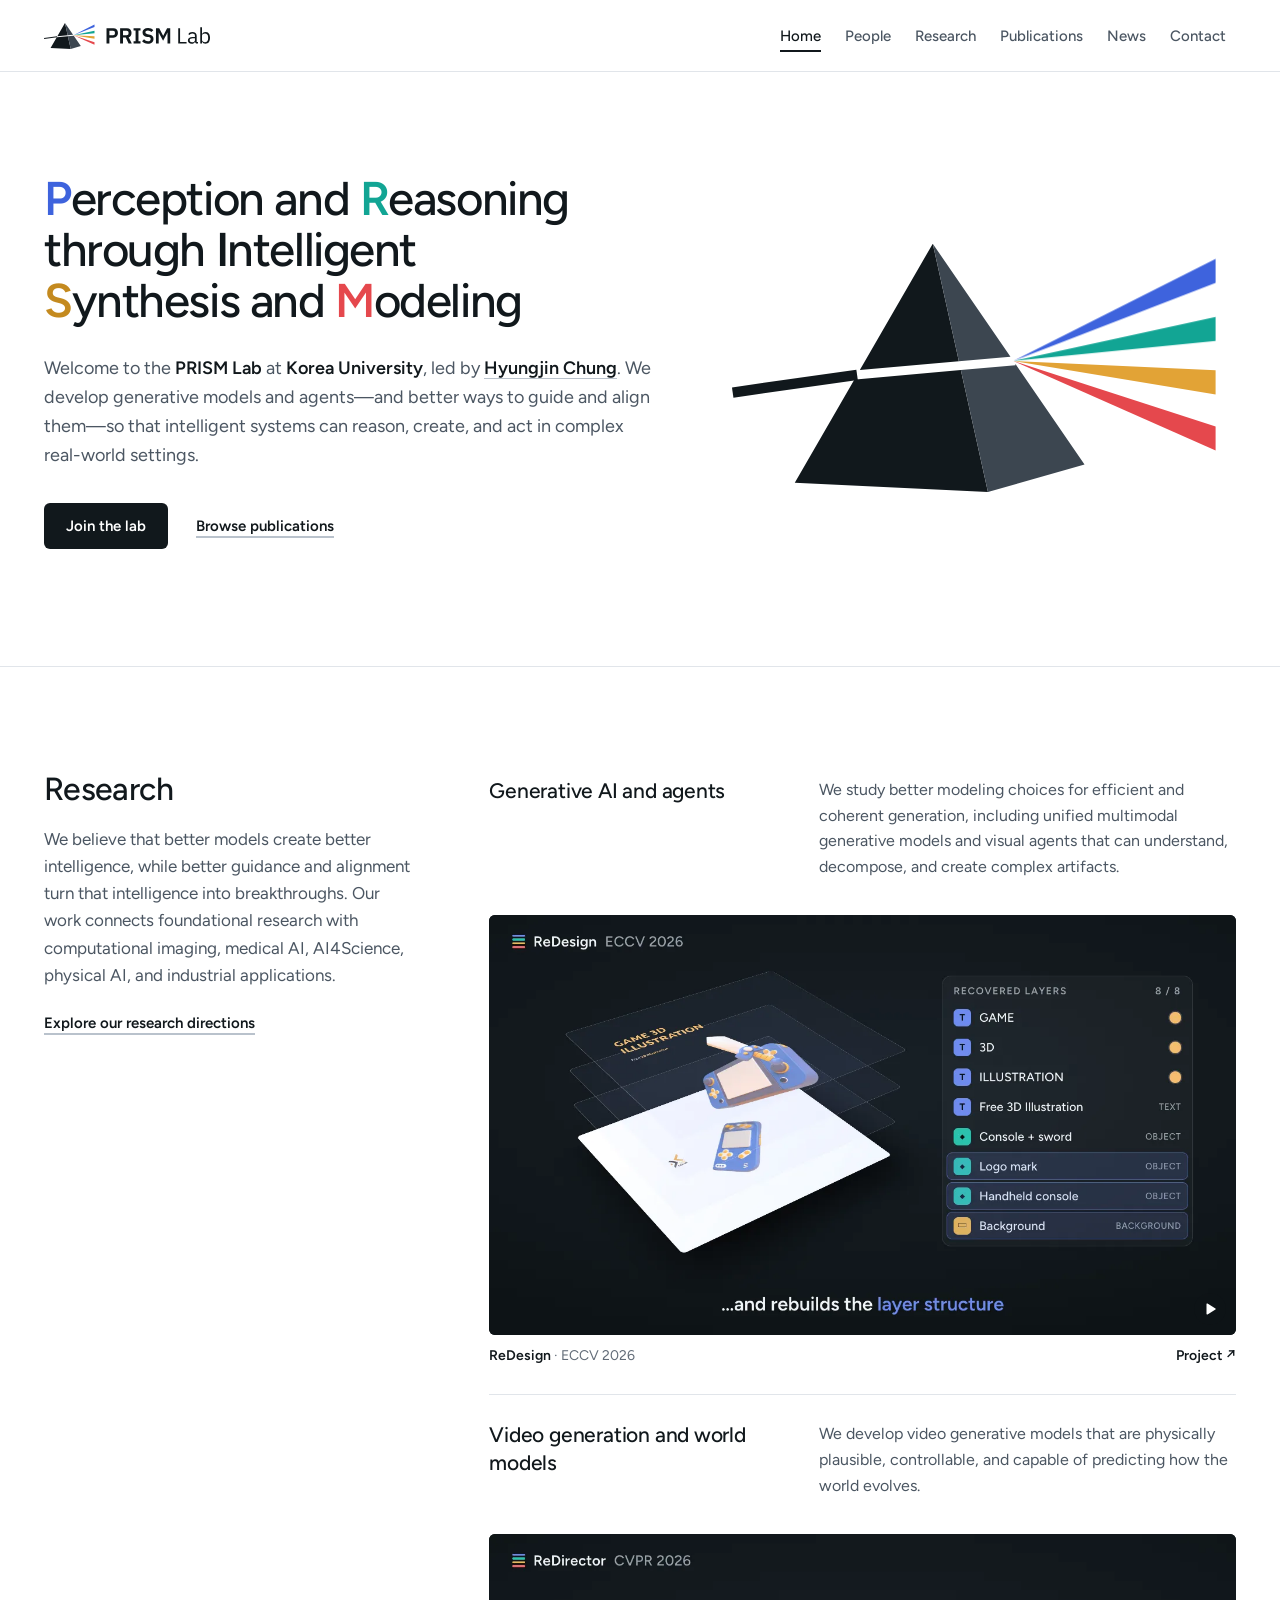
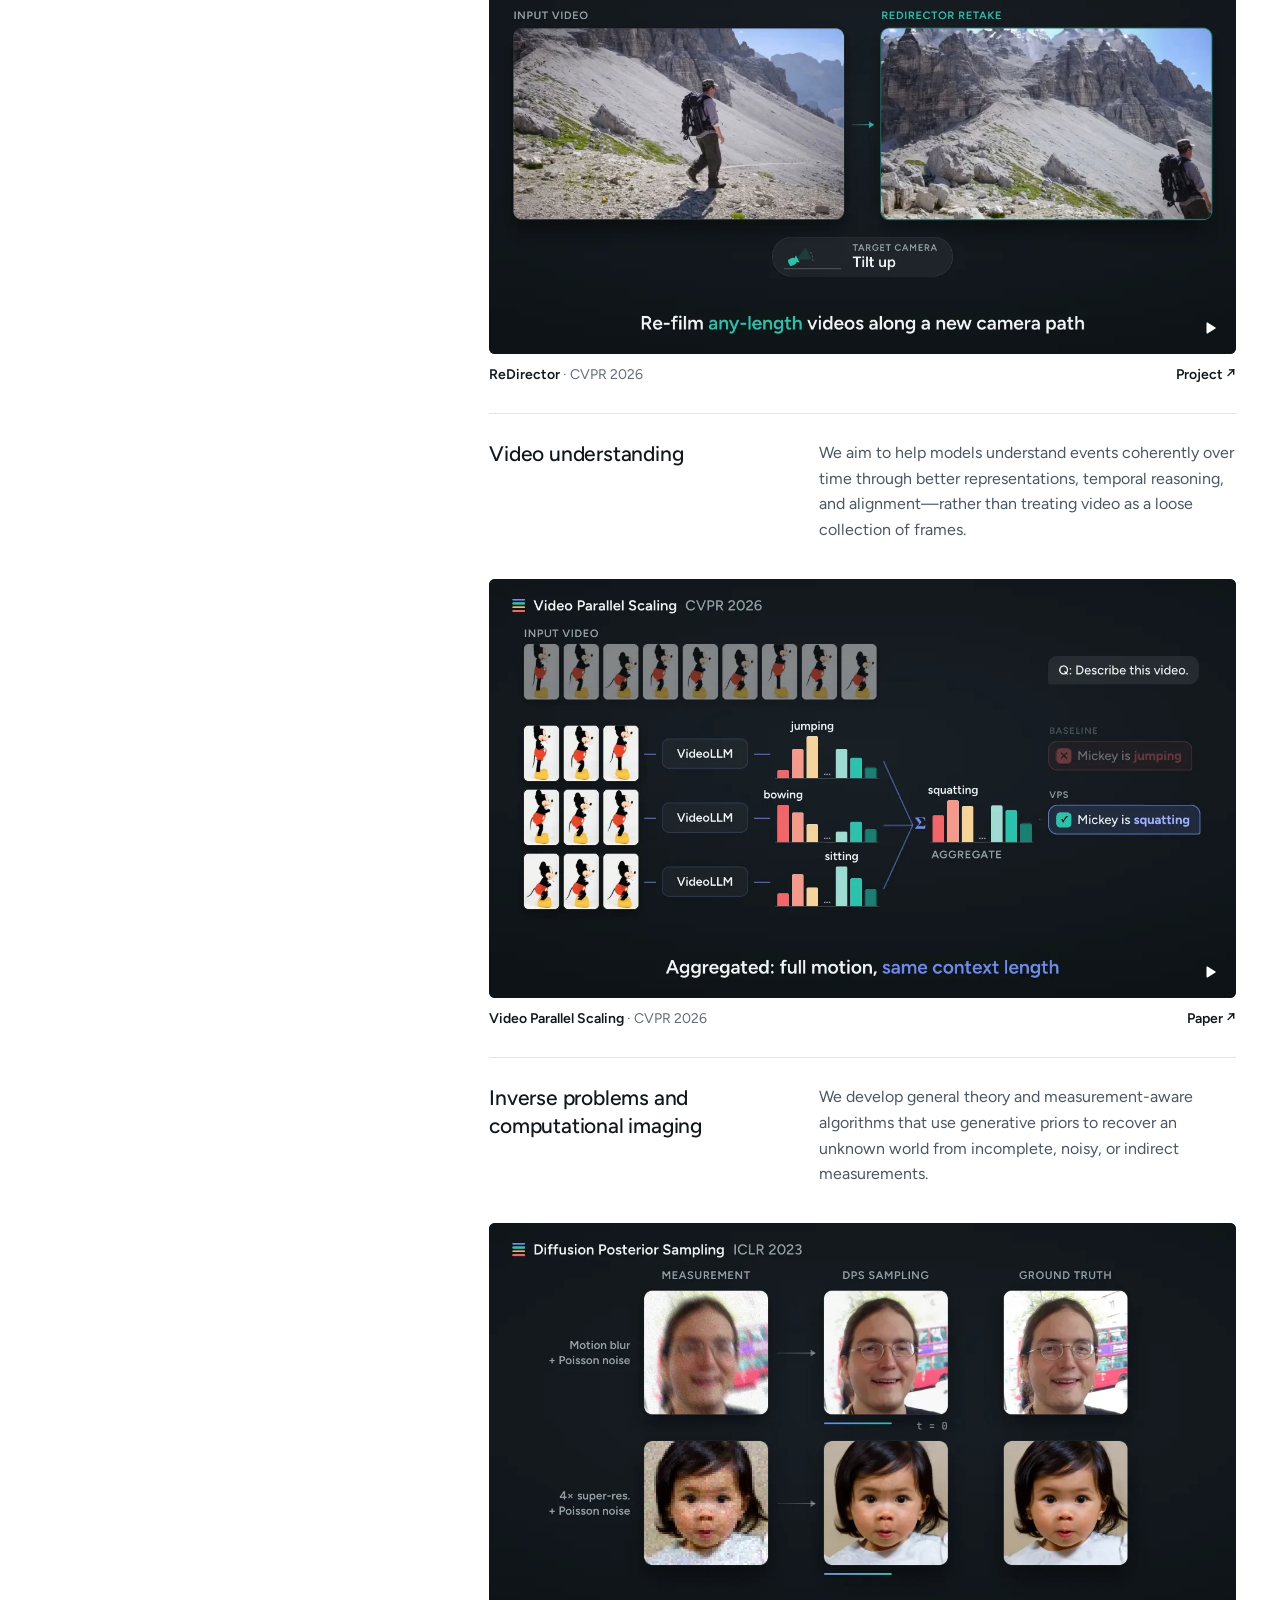
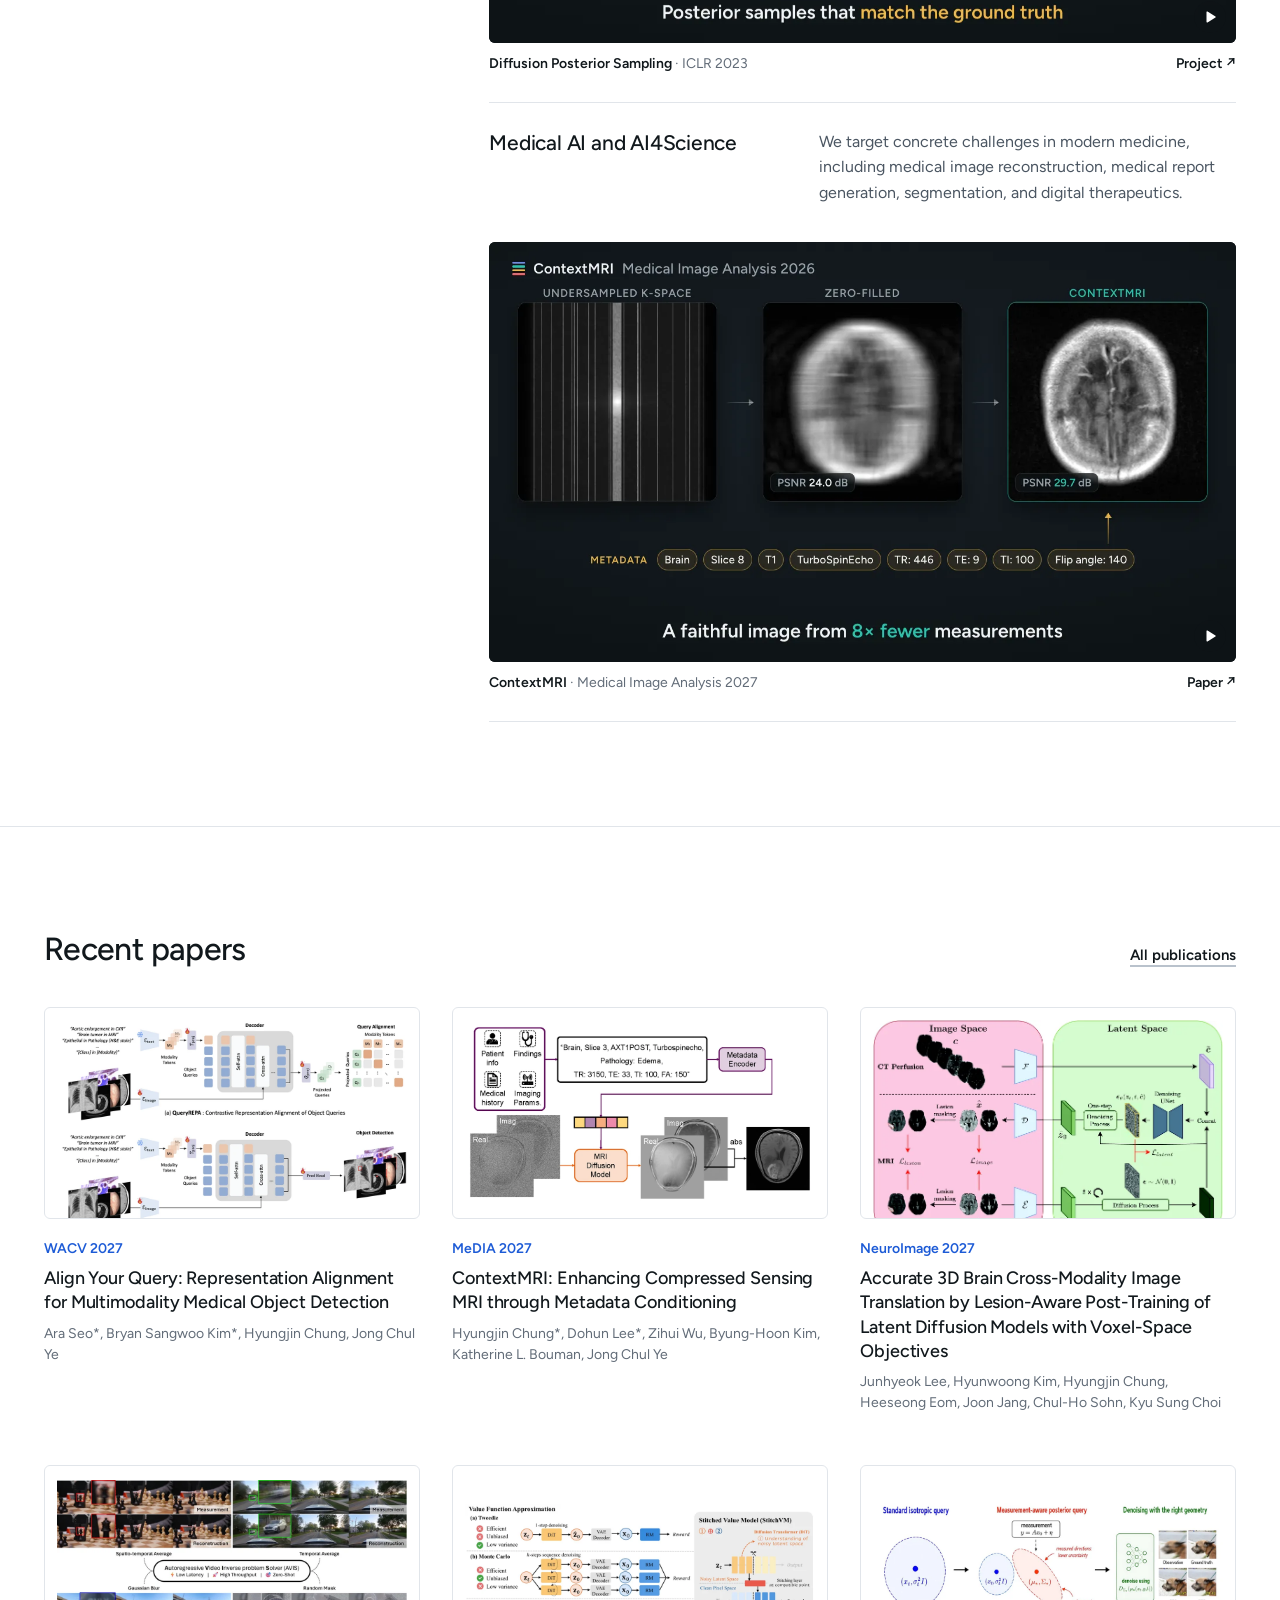
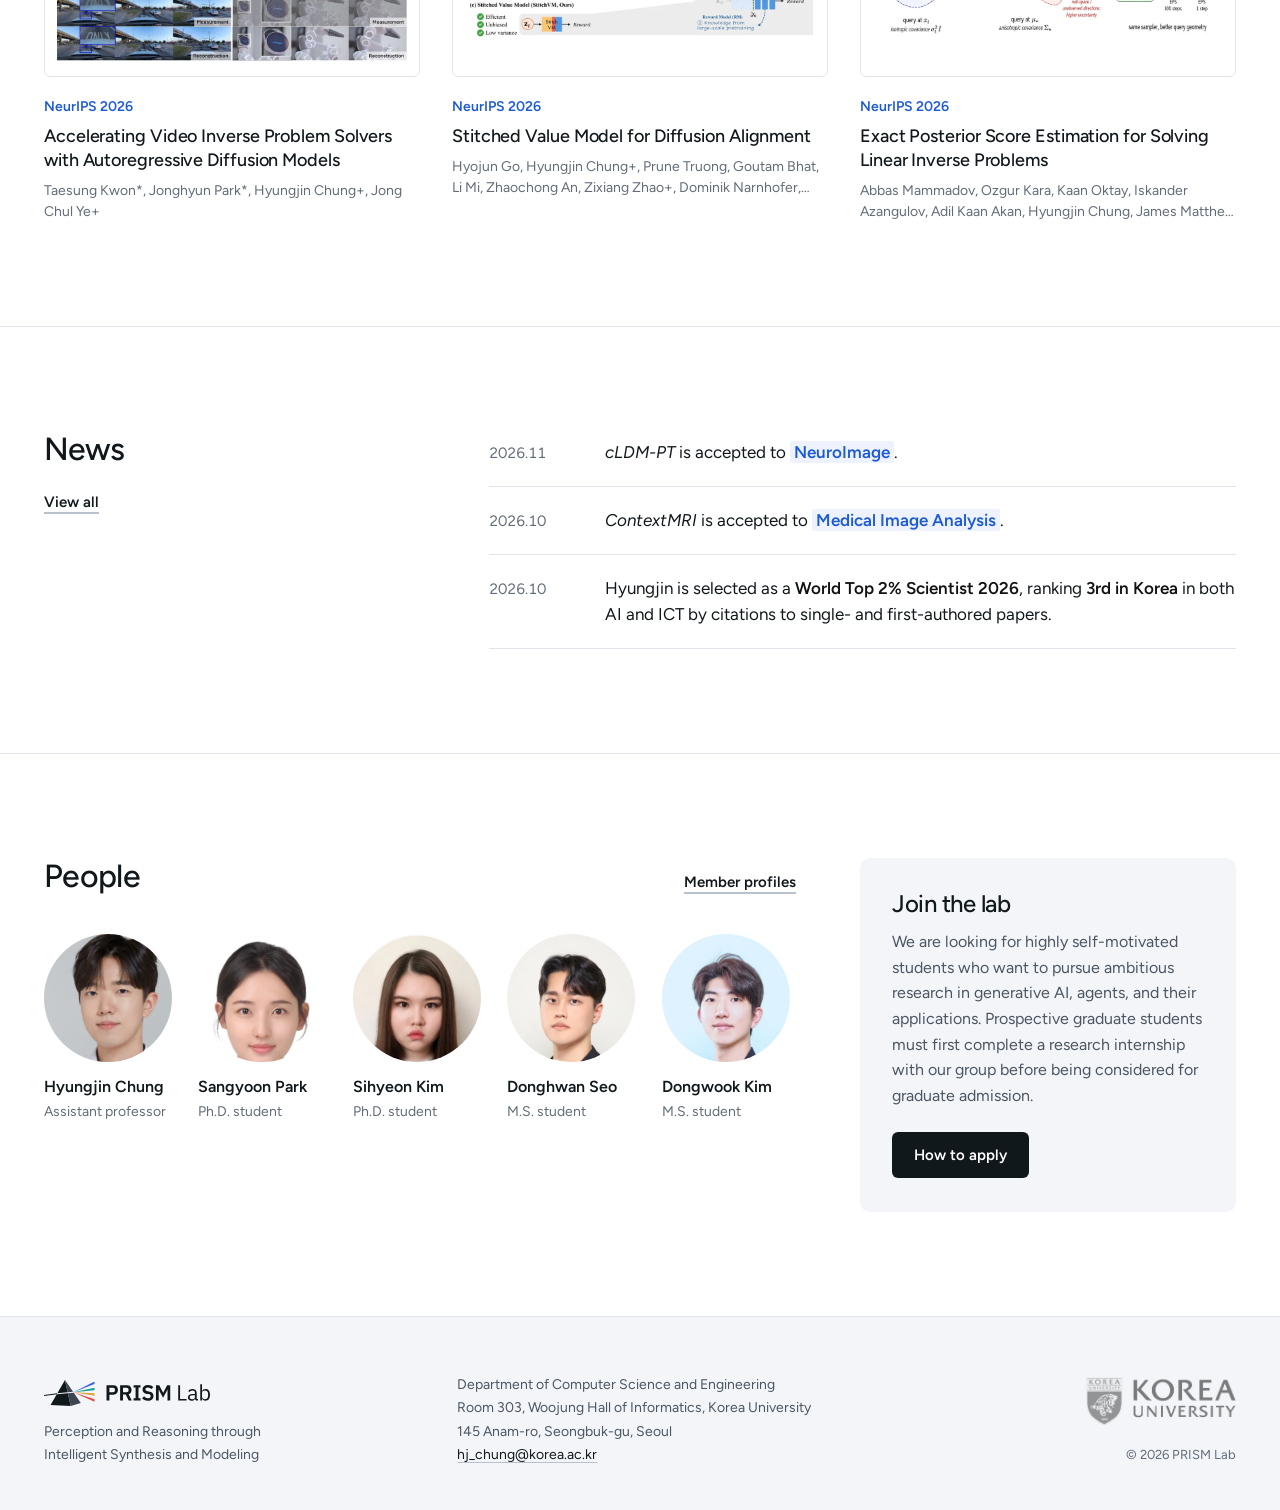
<file: index.html>
<!DOCTYPE html>
<html lang="en">
  <head>
    <meta charset="UTF-8">
    <meta name="viewport" content="width=device-width, initial-scale=1.0">
    <meta name="description" content="PRISM Lab at Korea University develops generative models and agents—and better ways to guide and align them—so that intelligent systems can reason, create, and act in complex real-world settings.">
    <meta name="theme-color" content="#ffffff">
    <meta property="og:title" content="PRISM Lab · Korea University">
    <meta property="og:description" content="Perception and Reasoning through Intelligent Synthesis and Modeling.">
    <meta property="og:type" content="website">
    <title>PRISM Lab · Korea University</title>
    <link rel="icon" href="assets/brand/prism-icon.png" sizes="512x512" type="image/png">
    <link rel="icon" href="assets/brand/prism-icon.svg" type="image/svg+xml">
    <link rel="preconnect" href="https://fonts.googleapis.com">
    <link rel="preconnect" href="https://fonts.gstatic.com" crossorigin>
    <link href="https://fonts.googleapis.com/css2?family=Figtree:ital,wght@0,400;0,500;0,600;1,400&amp;display=swap" rel="stylesheet">
    <link rel="stylesheet" href="styles.css?v=20261016-light-videos-2">
    <script src="script.js?v=20261016-light-videos-2" defer></script>
    <script src="publications-data.js?v=20261012" defer></script>
    <script src="home.js?v=20261016-light" defer></script>
  </head>
  <body class="home-page">
    <a class="skip-link" href="#main-content">Skip to content</a>

    <header class="site-header">
      <nav class="nav-container" aria-label="Primary navigation">
        <a class="brand brand-logo" href="index.html" aria-label="PRISM Lab home">
          <img src="assets/brand/prism-lab-logo.svg" alt="PRISM Lab" width="167" height="26">
        </a>
        <button class="nav-toggle" type="button" aria-expanded="false" aria-controls="nav-menu" aria-label="Open navigation">
          <span></span><span></span><span></span>
        </button>
        <div class="nav-menu" id="nav-menu">
          <a class="nav-link active" href="index.html" aria-current="page">Home</a>
          <a class="nav-link" href="people.html">People</a>
          <a class="nav-link" href="research.html">Research</a>
          <a class="nav-link" href="publications.html">Publications</a>
          <a class="nav-link" href="news.html">News</a>
          <a class="nav-link" href="contact.html">Contact</a>
        </div>
      </nav>
    </header>

    <main id="main-content">
      <section class="hero" aria-labelledby="hero-title">
        <div class="container hero-inner">
          <div class="hero-copy">
            <h1 class="hero-expansion" id="hero-title">
              <span class="expansion-line"><span class="initial initial-p">P</span>erception and <span class="initial initial-r">R</span>easoning</span>
              <span class="expansion-line">through <span class="initial initial-i">I</span>ntelligent</span>
              <span class="expansion-line"><span class="initial initial-s">S</span>ynthesis and <span class="initial initial-m">M</span>odeling</span>
            </h1>
            <p class="hero-lede">
              Welcome to the <strong>PRISM Lab</strong> at <strong>Korea University</strong>, led by <strong><a href="https://hyungjin-chung.github.io/" target="_blank" rel="noreferrer">Hyungjin Chung</a></strong>. We develop generative models and agents—and better ways to guide and align them—so that intelligent systems can reason, create, and act in complex real-world settings.
            </p>
            <div class="hero-actions">
              <a class="button" href="contact.html">Join the lab</a>
              <a class="text-link" href="publications.html">Browse publications</a>
            </div>
          </div>
          <!-- PRISM symbol (assets/brand/prism-symbol, 2026-10): light enters, then disperses into the four beams. -->
          <svg class="hero-mark" viewBox="0 0 608 320" aria-hidden="true" focusable="false">
            <line class="mark-input" x1="24" y1="196.584" x2="168.24" y2="176" stroke="#11181C" stroke-width="12" pathLength="1"/>
            <path fill="#11181C" d="M171.416,170.499 L286.302,160.359 L256.000,24.000 Z M96.000,301.120 L320.000,312.000 L288.577,170.598 L166.697,181.356 L166.492,179.028 Z"/>
            <path fill="#3C4650" d="M286.302,160.359 L346.117,155.079 L256.000,24.000 Z M320.000,312.000 L432.000,280.000 L351.812,163.364 L351.957,165.004 L288.577,170.598 Z"/>
            <path class="mark-beam" style="--spread: 18.9deg" fill="#3E63DD" d="M349.500,160.000 L584.000,41.483 L584.000,69.483 Z"/>
            <path class="mark-beam" style="--spread: 3.9deg" fill="#12A594" d="M349.500,160.000 L584.000,108.785 L584.000,136.785 Z"/>
            <path class="mark-beam" style="--spread: -11.1deg" fill="#E2A336" d="M349.500,160.000 L584.000,170.810 L584.000,198.810 Z"/>
            <path class="mark-beam" style="--spread: -26deg" fill="#E5484D" d="M349.500,160.000 L584.000,235.860 L584.000,263.860 Z"/>
          </svg>
        </div>
      </section>

      <section class="home-section home-research" aria-labelledby="research-title">
        <div class="container split">
          <div class="split-head">
            <h2 id="research-title">Research</h2>
            <p>We believe that better models create better intelligence, while better guidance and alignment turn that intelligence into breakthroughs. Our work connects foundational research with computational imaging, medical AI, AI4Science, physical AI, and industrial applications.</p>
            <a class="text-link" href="research.html">Explore our research directions</a>
          </div>
          <ul class="direction-list">
            <li>
              <h3>Generative AI and agents</h3>
              <p>We study better modeling choices for efficient and coherent generation, including unified multimodal generative models and visual agents that can understand, decompose, and create complex artifacts.</p>
              <figure class="direction-media">
                <div class="media-frame">
                  <video data-autoplay muted loop playsinline preload="none" width="1280" height="720" poster="assets/videos/redesign-poster.webp" aria-label="ReDesign recovers a flat design image as editable text, object, and background layers, which are then recolored and moved.">
                    <source data-src="assets/videos/redesign.mp4" type="video/mp4">
                  </video>
                  <button class="media-toggle" type="button" aria-label="Pause video" hidden><svg class="icon-pause" viewBox="0 0 16 16" aria-hidden="true"><rect x="3" y="2" width="3.5" height="12" rx="1"/><rect x="9.5" y="2" width="3.5" height="12" rx="1"/></svg><svg class="icon-play" viewBox="0 0 16 16" aria-hidden="true"><path d="M4 2.5v11a.8.8 0 0 0 1.2.7l9-5.5a.8.8 0 0 0 0-1.4l-9-5.5A.8.8 0 0 0 4 2.5z"/></svg></button>
                </div>
                <figcaption><span><strong>ReDesign</strong> · ECCV 2026</span><a href="https://jintae-00.github.io/ReDesign/" target="_blank" rel="noreferrer">Project ↗</a></figcaption>
              </figure>
            </li>
            <li>
              <h3>Video generation and world models</h3>
              <p>We develop video generative models that are physically plausible, controllable, and capable of predicting how the world evolves.</p>
              <figure class="direction-media">
                <div class="media-frame">
                  <video data-autoplay muted loop playsinline preload="none" width="1280" height="720" poster="assets/videos/redirector-poster.webp" aria-label="ReDirector re-films an input video along a new camera path, shown side by side with the input for an arc-right and a tilt-up trajectory.">
                    <source data-src="assets/videos/redirector.mp4" type="video/mp4">
                  </video>
                  <button class="media-toggle" type="button" aria-label="Pause video" hidden><svg class="icon-pause" viewBox="0 0 16 16" aria-hidden="true"><rect x="3" y="2" width="3.5" height="12" rx="1"/><rect x="9.5" y="2" width="3.5" height="12" rx="1"/></svg><svg class="icon-play" viewBox="0 0 16 16" aria-hidden="true"><path d="M4 2.5v11a.8.8 0 0 0 1.2.7l9-5.5a.8.8 0 0 0 0-1.4l-9-5.5A.8.8 0 0 0 4 2.5z"/></svg></button>
                </div>
                <figcaption><span><strong>ReDirector</strong> · CVPR 2026</span><a href="https://byeongjun-park.github.io/ReDirector/" target="_blank" rel="noreferrer">Project ↗</a></figcaption>
              </figure>
            </li>
            <li>
              <h3>Video understanding</h3>
              <p>We aim to help models understand events coherently over time through better representations, temporal reasoning, and alignment—rather than treating video as a loose collection of frames.</p>
              <figure class="direction-media">
                <div class="media-frame">
                  <video data-autoplay muted loop playsinline preload="none" width="1280" height="720" poster="assets/videos/vps-poster.webp" aria-label="Video Parallel Scaling: a single frame subset leads a VideoLLM to answer “jumping”; aggregating parallel streams over different frame subsets gives the correct “squatting”.">
                    <source data-src="assets/videos/vps.mp4" type="video/mp4">
                  </video>
                  <button class="media-toggle" type="button" aria-label="Pause video" hidden><svg class="icon-pause" viewBox="0 0 16 16" aria-hidden="true"><rect x="3" y="2" width="3.5" height="12" rx="1"/><rect x="9.5" y="2" width="3.5" height="12" rx="1"/></svg><svg class="icon-play" viewBox="0 0 16 16" aria-hidden="true"><path d="M4 2.5v11a.8.8 0 0 0 1.2.7l9-5.5a.8.8 0 0 0 0-1.4l-9-5.5A.8.8 0 0 0 4 2.5z"/></svg></button>
                </div>
                <figcaption><span><strong>Video Parallel Scaling</strong> · CVPR 2026</span><a href="https://arxiv.org/abs/2509.08016" target="_blank" rel="noreferrer">Paper ↗</a></figcaption>
              </figure>
            </li>
            <li>
              <h3>Inverse problems and computational imaging</h3>
              <p>We develop general theory and measurement-aware algorithms that use generative priors to recover an unknown world from incomplete, noisy, or indirect measurements.</p>
              <figure class="direction-media">
                <div class="media-frame">
                  <video data-autoplay muted loop playsinline preload="none" width="1280" height="720" poster="assets/videos/dps-poster.webp" aria-label="Diffusion Posterior Sampling turns noise into faces that match motion-blurred and low-resolution measurements, then compares them with the ground truth.">
                    <source data-src="assets/videos/dps.mp4" type="video/mp4">
                  </video>
                  <button class="media-toggle" type="button" aria-label="Pause video" hidden><svg class="icon-pause" viewBox="0 0 16 16" aria-hidden="true"><rect x="3" y="2" width="3.5" height="12" rx="1"/><rect x="9.5" y="2" width="3.5" height="12" rx="1"/></svg><svg class="icon-play" viewBox="0 0 16 16" aria-hidden="true"><path d="M4 2.5v11a.8.8 0 0 0 1.2.7l9-5.5a.8.8 0 0 0 0-1.4l-9-5.5A.8.8 0 0 0 4 2.5z"/></svg></button>
                </div>
                <figcaption><span><strong>Diffusion Posterior Sampling</strong> · ICLR 2023</span><a href="https://dps2022.github.io/diffusion-posterior-sampling-page/" target="_blank" rel="noreferrer">Project ↗</a></figcaption>
              </figure>
            </li>
            <li>
              <h3>Medical AI and AI4Science</h3>
              <p>We target concrete challenges in modern medicine, including medical image reconstruction, medical report generation, segmentation, and digital therapeutics.</p>
              <figure class="direction-media">
                <div class="media-frame">
                  <video data-autoplay muted loop playsinline preload="none" width="1280" height="720" poster="assets/videos/contextmri-poster.webp" aria-label="ContextMRI reconstructs an undersampled brain MRI scan with a diffusion model conditioned on clinical metadata.">
                    <source data-src="assets/videos/contextmri.mp4" type="video/mp4">
                  </video>
                  <button class="media-toggle" type="button" aria-label="Pause video" hidden><svg class="icon-pause" viewBox="0 0 16 16" aria-hidden="true"><rect x="3" y="2" width="3.5" height="12" rx="1"/><rect x="9.5" y="2" width="3.5" height="12" rx="1"/></svg><svg class="icon-play" viewBox="0 0 16 16" aria-hidden="true"><path d="M4 2.5v11a.8.8 0 0 0 1.2.7l9-5.5a.8.8 0 0 0 0-1.4l-9-5.5A.8.8 0 0 0 4 2.5z"/></svg></button>
                </div>
                <figcaption><span><strong>ContextMRI</strong> · Medical Image Analysis 2027</span><a href="https://www.sciencedirect.com/science/article/pii/S1361841526004226" target="_blank" rel="noreferrer">Paper ↗</a></figcaption>
              </figure>
            </li>
          </ul>
        </div>
      </section>

      <section class="home-section home-papers" aria-labelledby="papers-title">
        <div class="container">
          <div class="section-head">
            <h2 id="papers-title">Recent papers</h2>
            <a class="text-link" href="publications.html">All publications</a>
          </div>
          <ul class="paper-grid" data-recent-papers data-count="6"></ul>
          <noscript><p class="paper-fallback">See the <a href="publications.html">publications page</a> for our recent papers.</p></noscript>
        </div>
      </section>

      <section class="home-section home-news" aria-labelledby="news-title">
        <div class="container split">
          <div class="split-head">
            <h2 id="news-title">News</h2>
            <a class="text-link" href="news.html">View all</a>
          </div>
          <div class="news-list compact">
            <article class="news-row">
              <time datetime="2026-11">2026.11</time>
              <p class="news-summary"><em>cLDM-PT</em> is accepted to <strong class="news-venue-name">NeuroImage</strong>.</p>
            </article>
            <article class="news-row">
              <time datetime="2026-10">2026.10</time>
              <p class="news-summary"><em>ContextMRI</em> is accepted to <strong class="news-venue-name">Medical Image Analysis</strong>.</p>
            </article>
            <article class="news-row">
              <time datetime="2026-10">2026.10</time>
              <p class="news-summary">Hyungjin is selected as a <strong>World Top 2% Scientist 2026</strong>, ranking <strong>3rd in Korea</strong> in both AI and ICT by citations to single- and first-authored papers.</p>
            </article>
          </div>
        </div>
      </section>

      <section class="home-section home-people" aria-labelledby="people-title">
        <div class="container people-layout">
          <div>
            <div class="section-head">
              <h2 id="people-title">People</h2>
              <a class="text-link" href="people.html">Member profiles</a>
            </div>
            <ul class="people-strip">
              <li>
                <img src="assets/images/people/square/hyungjin-chung.webp" alt="" width="112" height="112" loading="lazy">
                <p class="member-name">Hyungjin Chung</p>
                <p class="member-role">Assistant professor</p>
              </li>
              <li>
                <img src="assets/images/people/square/sangyoon-park.webp" alt="" width="112" height="112" loading="lazy">
                <p class="member-name">Sangyoon Park</p>
                <p class="member-role">Ph.D. student</p>
              </li>
              <li>
                <img src="assets/images/people/square/sihyeon-kim.webp" alt="" width="112" height="112" loading="lazy">
                <p class="member-name">Sihyeon Kim</p>
                <p class="member-role">Ph.D. student</p>
              </li>
              <li>
                <img src="assets/images/people/square/donghwan-seo.webp" alt="" width="112" height="112" loading="lazy">
                <p class="member-name">Donghwan Seo</p>
                <p class="member-role">M.S. student</p>
              </li>
              <li>
                <img src="assets/images/people/square/dongwook-kim.webp" alt="" width="112" height="112" loading="lazy">
                <p class="member-name">Dongwook Kim</p>
                <p class="member-role">M.S. student</p>
              </li>
            </ul>
          </div>
          <aside class="join-panel" aria-labelledby="join-title">
            <h2 id="join-title">Join the lab</h2>
            <p>We are looking for highly self-motivated students who want to pursue ambitious research in generative AI, agents, and their applications. Prospective graduate students must first complete a research internship with our group before being considered for graduate admission.</p>
            <a class="button" href="contact.html">How to apply</a>
          </aside>
        </div>
      </section>
    </main>

    <footer class="site-footer home-footer">
      <div class="container footer-grid">
        <div class="footer-brand">
          <img src="assets/brand/prism-lab-logo.svg" alt="PRISM Lab" width="167" height="26">
          <p>Perception and Reasoning through<br>Intelligent Synthesis and Modeling</p>
        </div>
        <address class="footer-address">
          Department of Computer Science and Engineering<br>
          Room 303, Woojung Hall of Informatics, Korea University<br>
          145 Anam-ro, Seongbuk-gu, Seoul<br>
          <a href="mailto:hj_chung@korea.ac.kr">hj_chung@korea.ac.kr</a>
        </address>
        <div class="footer-meta">
          <a class="ku-signature" href="https://www.korea.ac.kr/en/" target="_blank" rel="noreferrer" aria-label="Visit the Korea University website">
            <img src="assets/brand/korea-university-signature.svg" alt="Korea University" width="327" height="108">
          </a>
          <p class="copyright">© <span data-year>2026</span> PRISM Lab</p>
        </div>
      </div>
    </footer>
  </body>
</html>
</file>
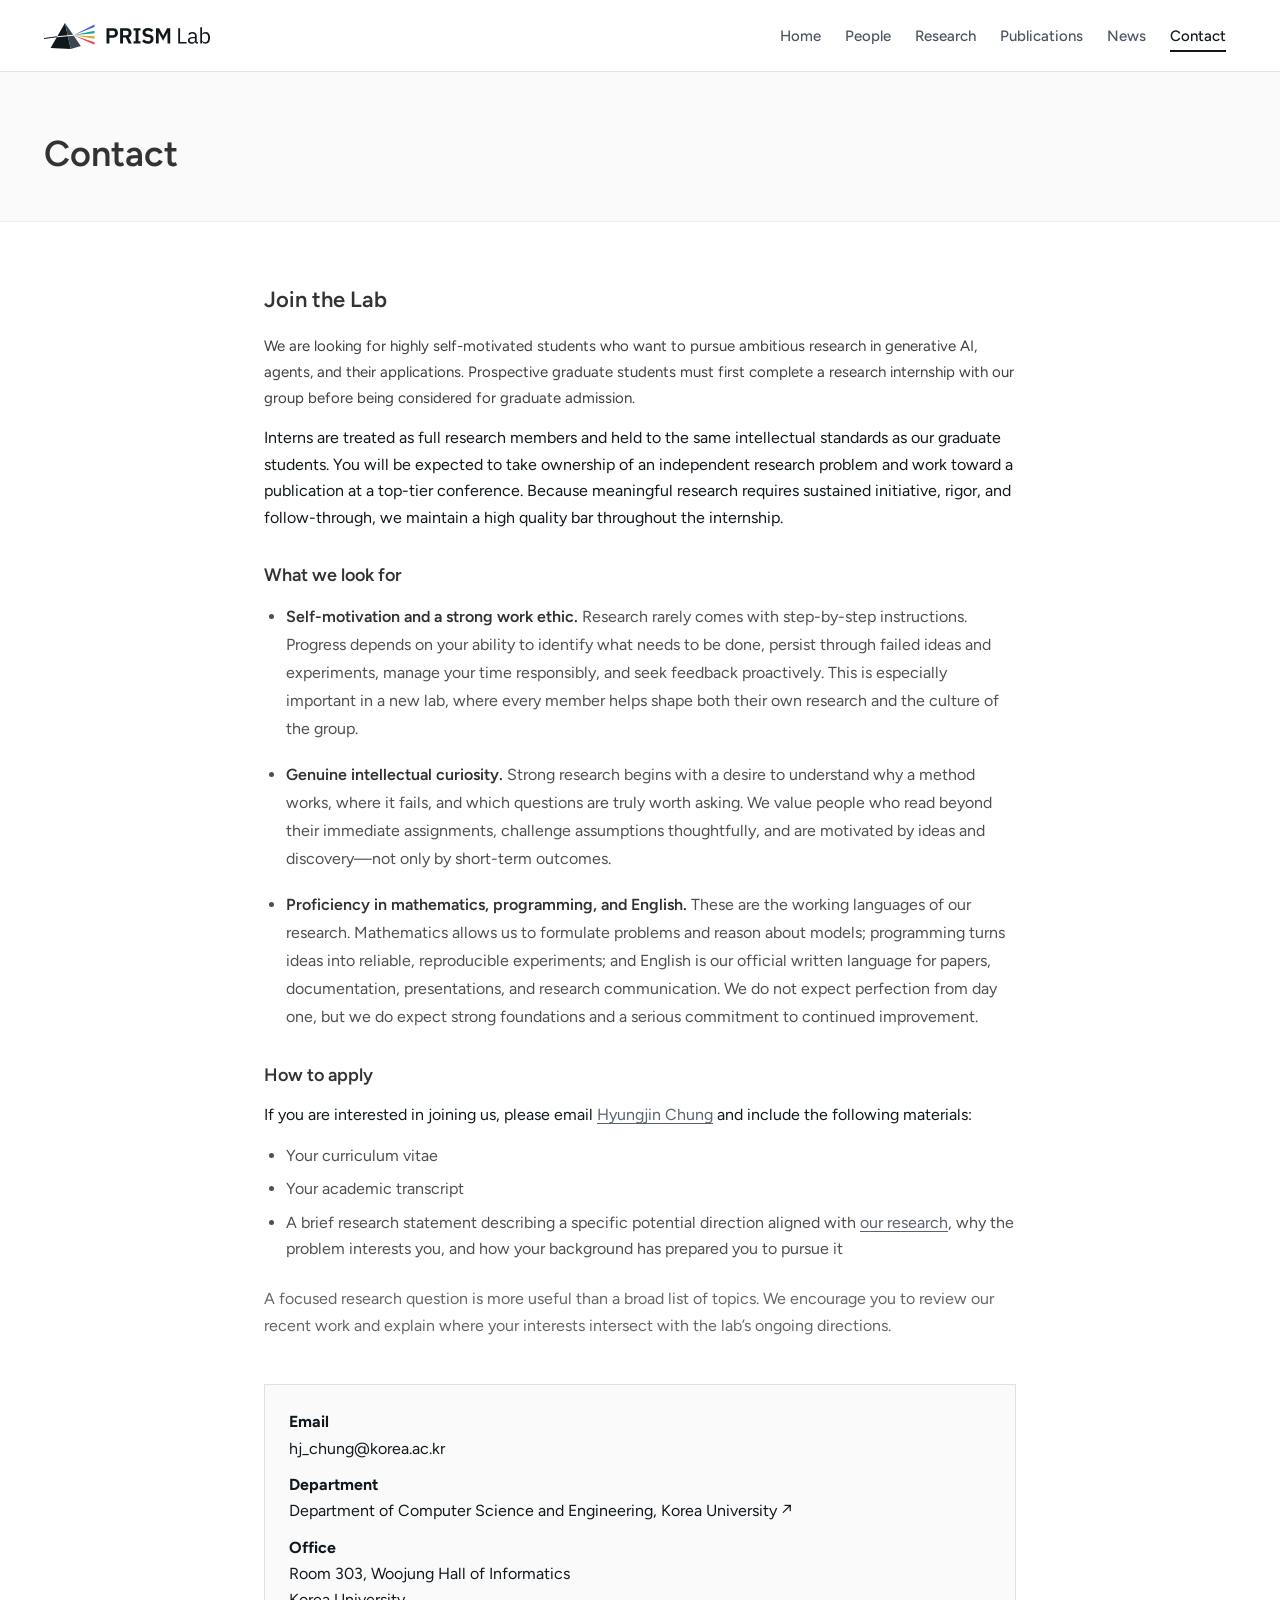
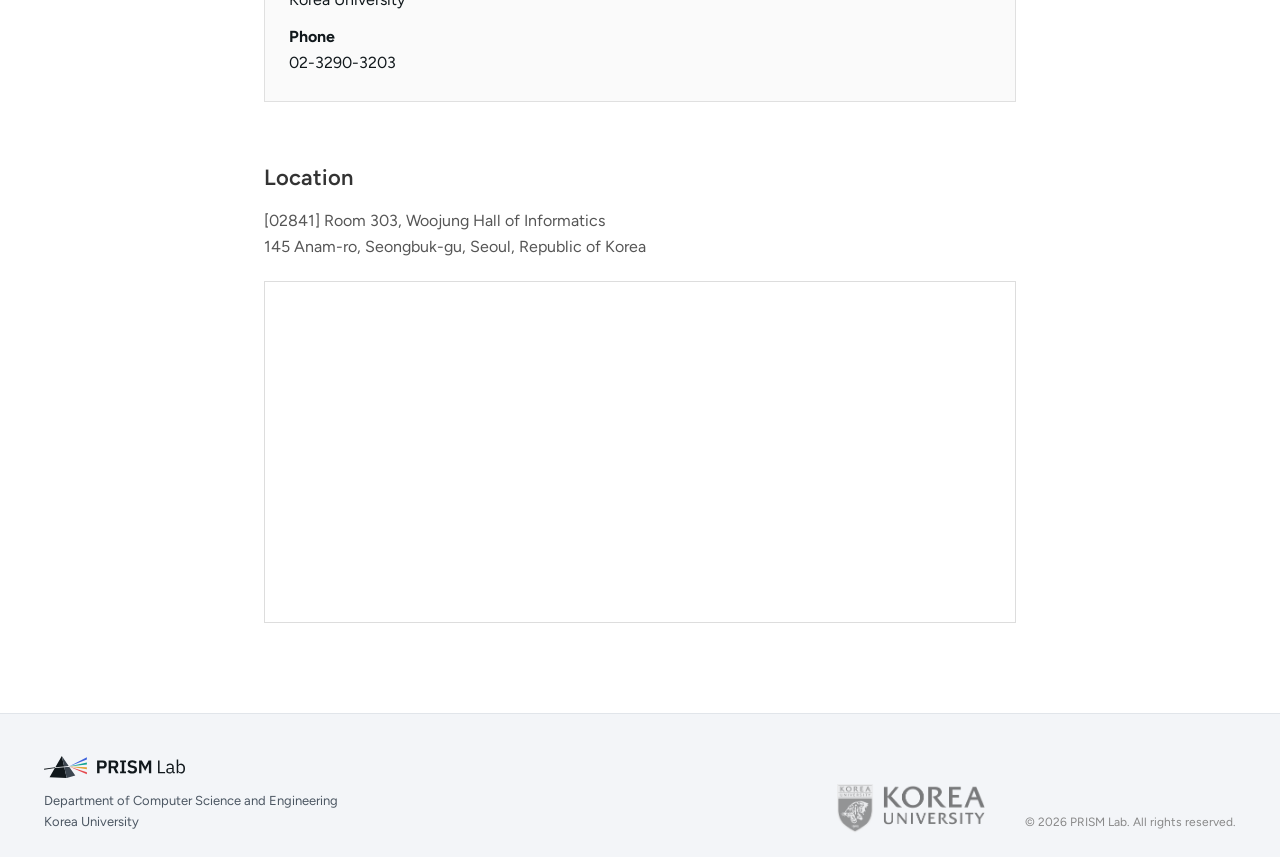
<file: contact.html>
<!DOCTYPE html>
<html lang="en">
  <head>
    <meta charset="UTF-8">
    <meta name="viewport" content="width=device-width, initial-scale=1.0">
    <meta name="description" content="Contact the PRISM Lab at Korea University.">
    <title>Contact · PRISM Lab</title>
    <link rel="icon" href="assets/brand/prism-icon.png" sizes="512x512" type="image/png">
    <link rel="icon" href="assets/brand/prism-icon.svg" type="image/svg+xml">
    <link rel="preconnect" href="https://fonts.googleapis.com">
    <link rel="preconnect" href="https://fonts.gstatic.com" crossorigin>
    <link href="https://fonts.googleapis.com/css2?family=Figtree:ital,wght@0,400;0,500;0,600;1,400&amp;display=swap" rel="stylesheet">
    <link rel="stylesheet" href="styles.css?v=20261016-light-videos-2">
    <script src="script.js?v=20261016-light-videos-2" defer></script>
  </head>
  <body>
    <a class="skip-link" href="#main-content">Skip to content</a>
    <header class="site-header">
      <nav class="nav-container" aria-label="Primary navigation">
        <a class="brand brand-logo" href="index.html" aria-label="PRISM Lab home">
          <img src="assets/brand/prism-lab-logo.svg" alt="PRISM Lab" width="167" height="26">
        </a>
        <button class="nav-toggle" type="button" aria-expanded="false" aria-controls="nav-menu" aria-label="Open navigation"><span></span><span></span><span></span></button>
        <div class="nav-menu" id="nav-menu">
          <a class="nav-link" href="index.html">Home</a>
          <a class="nav-link" href="people.html">People</a>
          <a class="nav-link" href="research.html">Research</a>
          <a class="nav-link" href="publications.html">Publications</a>
          <a class="nav-link" href="news.html">News</a>
          <a class="nav-link active" href="contact.html">Contact</a>
        </div>
      </nav>
    </header>
    <main id="main-content">
      <header class="page-header"><div class="container"><h1>Contact</h1></div></header>
      <section class="page-content container contact-layout">
        <div class="contact-copy">
          <h2>Join the Lab</h2>
          <p class="join-introduction">
            We are looking for highly self-motivated students who want to pursue ambitious research in generative AI, agents, and their applications. Prospective graduate students must first complete a research internship with our group before being considered for graduate admission.
          </p>
          <p>
            Interns are treated as full research members and held to the same intellectual standards as our graduate students. You will be expected to take ownership of an independent research problem and work toward a publication at a top-tier conference. Because meaningful research requires sustained initiative, rigor, and follow-through, we maintain a high quality bar throughout the internship.
          </p>

          <h3>What we look for</h3>
          <ul class="recruitment-qualities">
            <li>
              <strong>Self-motivation and a strong work ethic.</strong>
              Research rarely comes with step-by-step instructions. Progress depends on your ability to identify what needs to be done, persist through failed ideas and experiments, manage your time responsibly, and seek feedback proactively. This is especially important in a new lab, where every member helps shape both their own research and the culture of the group.
            </li>
            <li>
              <strong>Genuine intellectual curiosity.</strong>
              Strong research begins with a desire to understand why a method works, where it fails, and which questions are truly worth asking. We value people who read beyond their immediate assignments, challenge assumptions thoughtfully, and are motivated by ideas and discovery—not only by short-term outcomes.
            </li>
            <li>
              <strong>Proficiency in mathematics, programming, and English.</strong>
              These are the working languages of our research. Mathematics allows us to formulate problems and reason about models; programming turns ideas into reliable, reproducible experiments; and English is our official written language for papers, documentation, presentations, and research communication. We do not expect perfection from day one, but we do expect strong foundations and a serious commitment to continued improvement.
            </li>
          </ul>

          <h3>How to apply</h3>
          <p>
            If you are interested in joining us, please email <a href="mailto:hj_chung@korea.ac.kr">Hyungjin Chung</a> and include the following materials:
          </p>
          <ul class="application-materials">
            <li>Your curriculum vitae</li>
            <li>Your academic transcript</li>
            <li>A brief research statement describing a specific potential direction aligned with <a href="research.html">our research</a>, why the problem interests you, and how your background has prepared you to pursue it</li>
          </ul>
          <p class="application-note">
            A focused research question is more useful than a broad list of topics. We encourage you to review our recent work and explain where your interests intersect with the lab’s ongoing directions.
          </p>
        </div>
        <div class="contact-details">
          <p><strong>Email</strong><br><a href="mailto:hj_chung@korea.ac.kr">hj_chung@korea.ac.kr</a></p>
          <p><strong>Department</strong><br><a href="https://cs.korea.edu/en_cs/index.do" target="_blank" rel="noreferrer">Department of Computer Science and Engineering, Korea University ↗</a></p>
          <p><strong>Office</strong><br>Room 303, Woojung Hall of Informatics<br>Korea University</p>
          <p><strong>Phone</strong><br><a href="tel:+82232903203">02-3290-3203</a></p>
        </div>
        <section class="location-section" aria-labelledby="location-title">
          <h2 id="location-title">Location</h2>
          <p>[02841] Room 303, Woojung Hall of Informatics<br>145 Anam-ro, Seongbuk-gu, Seoul, Republic of Korea</p>
          <div class="location-map">
            <iframe
              src="https://www.google.com/maps?q=Woojung+Hall+of+Informatics,+Korea+University,+Seoul&amp;output=embed"
              title="Map showing Woojung Hall of Informatics at Korea University"
              height="340"
              loading="lazy"
              allowfullscreen
              referrerpolicy="no-referrer-when-downgrade"
            ></iframe>
          </div>
        </section>
      </section>
    </main>
    <footer class="site-footer">
      <div class="container footer-content">
        <div><h2 class="footer-logo"><img src="assets/brand/prism-lab-logo.svg" alt="PRISM Lab" width="141" height="22"></h2><p>Department of Computer Science and Engineering<br>Korea University</p></div>
        <a class="ku-signature" href="https://www.korea.ac.kr/en/" target="_blank" rel="noreferrer" aria-label="Visit the Korea University website"><img src="assets/brand/korea-university-signature.svg" alt="Korea University" width="327" height="108"></a>
        <p class="copyright">© <span data-year>2026</span> PRISM Lab. All rights reserved.</p>
      </div>
    </footer>
  </body>
</html>
</file>
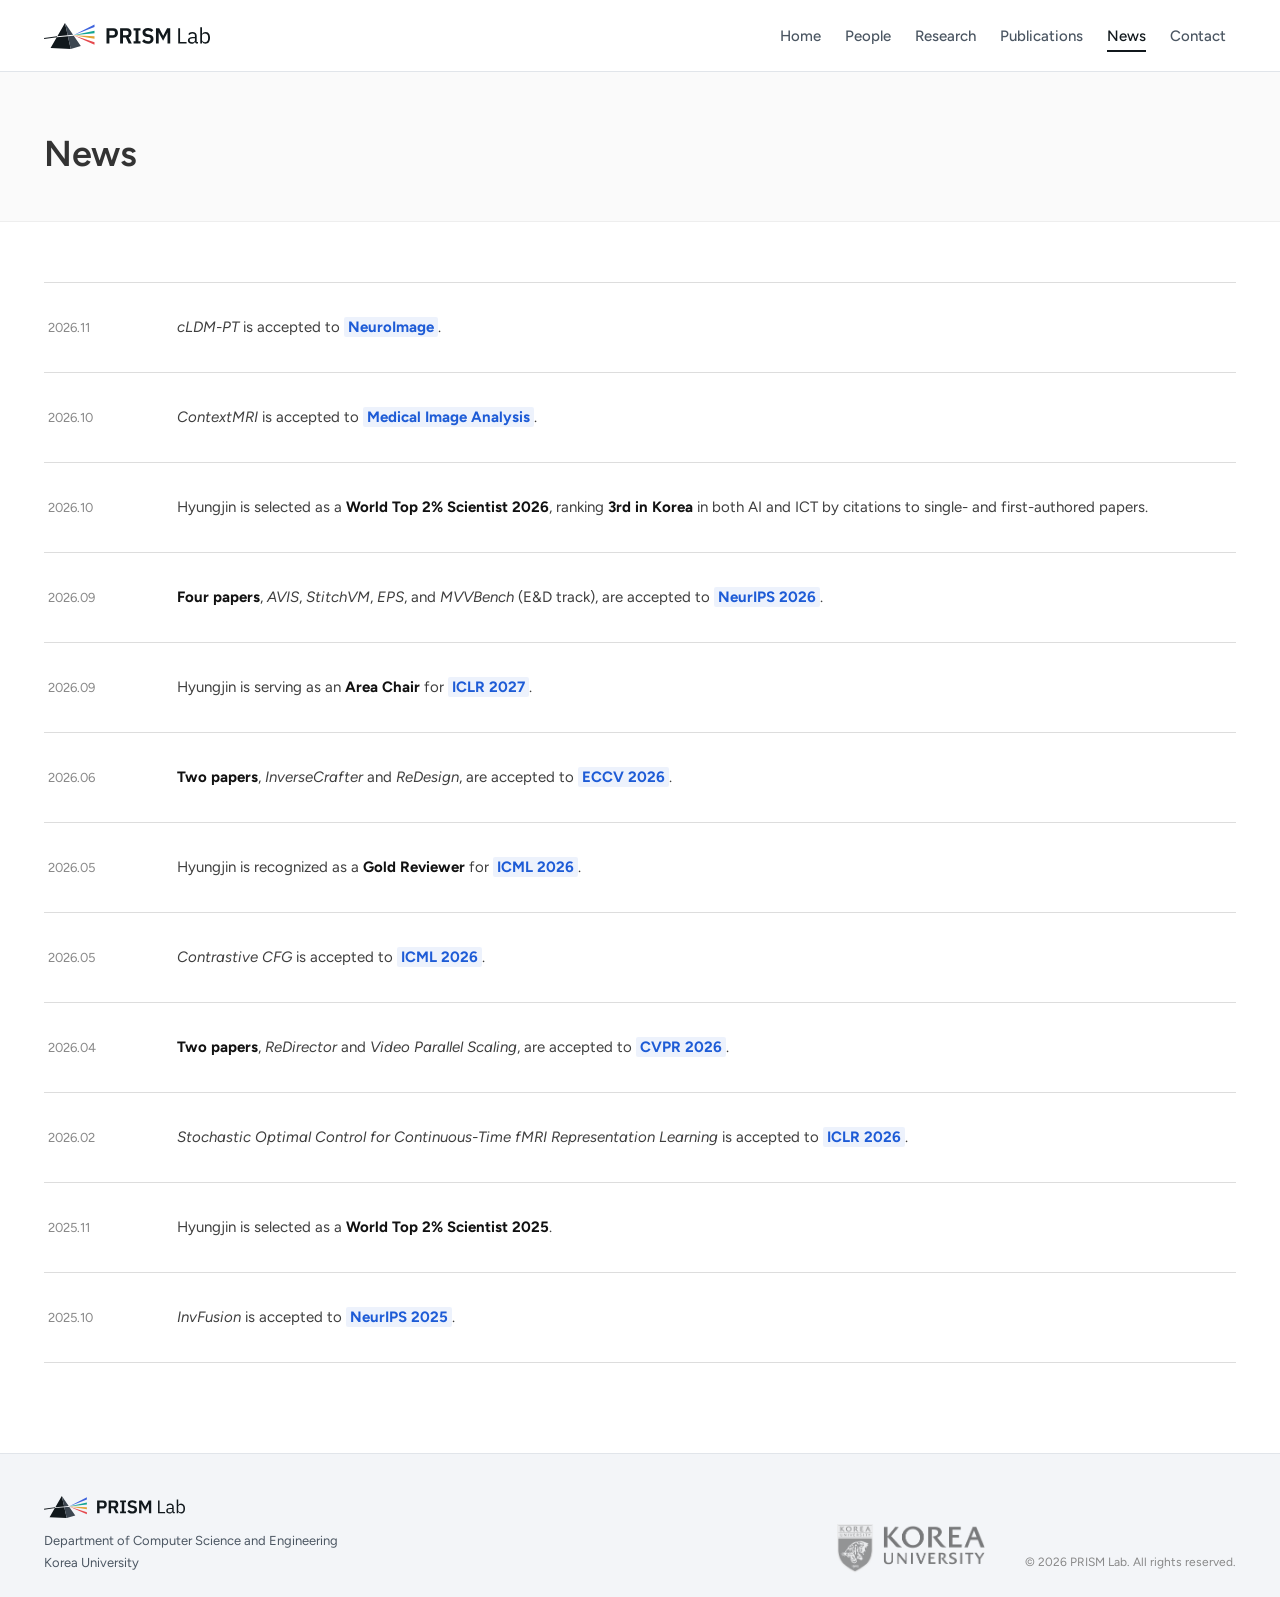
<file: news.html>
<!DOCTYPE html>
<html lang="en">
  <head>
    <meta charset="UTF-8">
    <meta name="viewport" content="width=device-width, initial-scale=1.0">
    <meta name="description" content="News from the PRISM Lab, Korea University.">
    <title>News · PRISM Lab</title>
    <link rel="icon" href="assets/brand/prism-icon.png" sizes="512x512" type="image/png">
    <link rel="icon" href="assets/brand/prism-icon.svg" type="image/svg+xml">
    <link rel="preconnect" href="https://fonts.googleapis.com">
    <link rel="preconnect" href="https://fonts.gstatic.com" crossorigin>
    <link href="https://fonts.googleapis.com/css2?family=Figtree:ital,wght@0,400;0,500;0,600;1,400&amp;display=swap" rel="stylesheet">
    <link rel="stylesheet" href="styles.css?v=20261016-light-videos-2">
    <script src="script.js?v=20261016-light-videos-2" defer></script>
  </head>
  <body>
    <a class="skip-link" href="#main-content">Skip to content</a>
    <header class="site-header">
      <nav class="nav-container" aria-label="Primary navigation">
        <a class="brand brand-logo" href="index.html" aria-label="PRISM Lab home">
          <img src="assets/brand/prism-lab-logo.svg" alt="PRISM Lab" width="167" height="26">
        </a>
        <button class="nav-toggle" type="button" aria-expanded="false" aria-controls="nav-menu" aria-label="Open navigation"><span></span><span></span><span></span></button>
        <div class="nav-menu" id="nav-menu">
          <a class="nav-link" href="index.html">Home</a>
          <a class="nav-link" href="people.html">People</a>
          <a class="nav-link" href="research.html">Research</a>
          <a class="nav-link" href="publications.html">Publications</a>
          <a class="nav-link active" href="news.html">News</a>
          <a class="nav-link" href="contact.html">Contact</a>
        </div>
      </nav>
    </header>
    <main id="main-content">
      <header class="page-header"><div class="container"><h1>News</h1></div></header>
      <section class="page-content container">
        <div class="news-list full-news-list">
          <article class="news-row">
            <time datetime="2026-11">2026.11</time>
            <p class="news-summary"><em>cLDM-PT</em> is accepted to <strong class="news-venue-name">NeuroImage</strong>.</p>
          </article>
          <article class="news-row">
            <time datetime="2026-10">2026.10</time>
            <p class="news-summary"><em>ContextMRI</em> is accepted to <strong class="news-venue-name">Medical Image Analysis</strong>.</p>
          </article>
          <article class="news-row">
            <time datetime="2026-10">2026.10</time>
            <p class="news-summary">Hyungjin is selected as a <strong>World Top 2% Scientist 2026</strong>, ranking <strong>3rd in Korea</strong> in both AI and ICT by citations to single- and first-authored papers.</p>
          </article>
          <article class="news-row">
            <time datetime="2026-09">2026.09</time>
            <p class="news-summary"><strong>Four papers</strong>, <em>AVIS</em>, <em>StitchVM</em>, <em>EPS</em>, and <em>MVVBench</em> (E&amp;D track), are accepted to <strong class="news-venue-name">NeurIPS 2026</strong>.</p>
          </article>
          <article class="news-row">
            <time datetime="2026-09">2026.09</time>
            <p class="news-summary">Hyungjin is serving as an <strong>Area Chair</strong> for <strong class="news-venue-name">ICLR 2027</strong>.</p>
          </article>
          <article class="news-row">
            <time datetime="2026-06">2026.06</time>
            <p class="news-summary"><strong>Two papers</strong>, <em>InverseCrafter</em> and <em>ReDesign</em>, are accepted to <strong class="news-venue-name">ECCV 2026</strong>.</p>
          </article>
          <article class="news-row">
            <time datetime="2026-05">2026.05</time>
            <p class="news-summary">Hyungjin is recognized as a <strong>Gold Reviewer</strong> for <strong class="news-venue-name">ICML 2026</strong>.</p>
          </article>
          <article class="news-row">
            <time datetime="2026-05">2026.05</time>
            <p class="news-summary"><em>Contrastive CFG</em> is accepted to <strong class="news-venue-name">ICML 2026</strong>.</p>
          </article>
          <article class="news-row">
            <time datetime="2026-04">2026.04</time>
            <p class="news-summary"><strong>Two papers</strong>, <em>ReDirector</em> and <em>Video Parallel Scaling</em>, are accepted to <strong class="news-venue-name">CVPR 2026</strong>.</p>
          </article>
          <article class="news-row">
            <time datetime="2026-02">2026.02</time>
            <p class="news-summary"><em>Stochastic Optimal Control for Continuous-Time fMRI Representation Learning</em> is accepted to <strong class="news-venue-name">ICLR 2026</strong>.</p>
          </article>
          <article class="news-row">
            <time datetime="2025-11">2025.11</time>
            <p class="news-summary">Hyungjin is selected as a <strong>World Top 2% Scientist 2025</strong>.</p>
          </article>
          <article class="news-row">
            <time datetime="2025-10">2025.10</time>
            <p class="news-summary"><em>InvFusion</em> is accepted to <strong class="news-venue-name">NeurIPS 2025</strong>.</p>
          </article>
        </div>
      </section>
    </main>
    <footer class="site-footer">
      <div class="container footer-content">
        <div><h2 class="footer-logo"><img src="assets/brand/prism-lab-logo.svg" alt="PRISM Lab" width="141" height="22"></h2><p>Department of Computer Science and Engineering<br>Korea University</p></div>
        <a class="ku-signature" href="https://www.korea.ac.kr/en/" target="_blank" rel="noreferrer" aria-label="Visit the Korea University website"><img src="assets/brand/korea-university-signature.svg" alt="Korea University" width="327" height="108"></a>
        <p class="copyright">© <span data-year>2026</span> PRISM Lab. All rights reserved.</p>
      </div>
    </footer>
  </body>
</html>
</file>
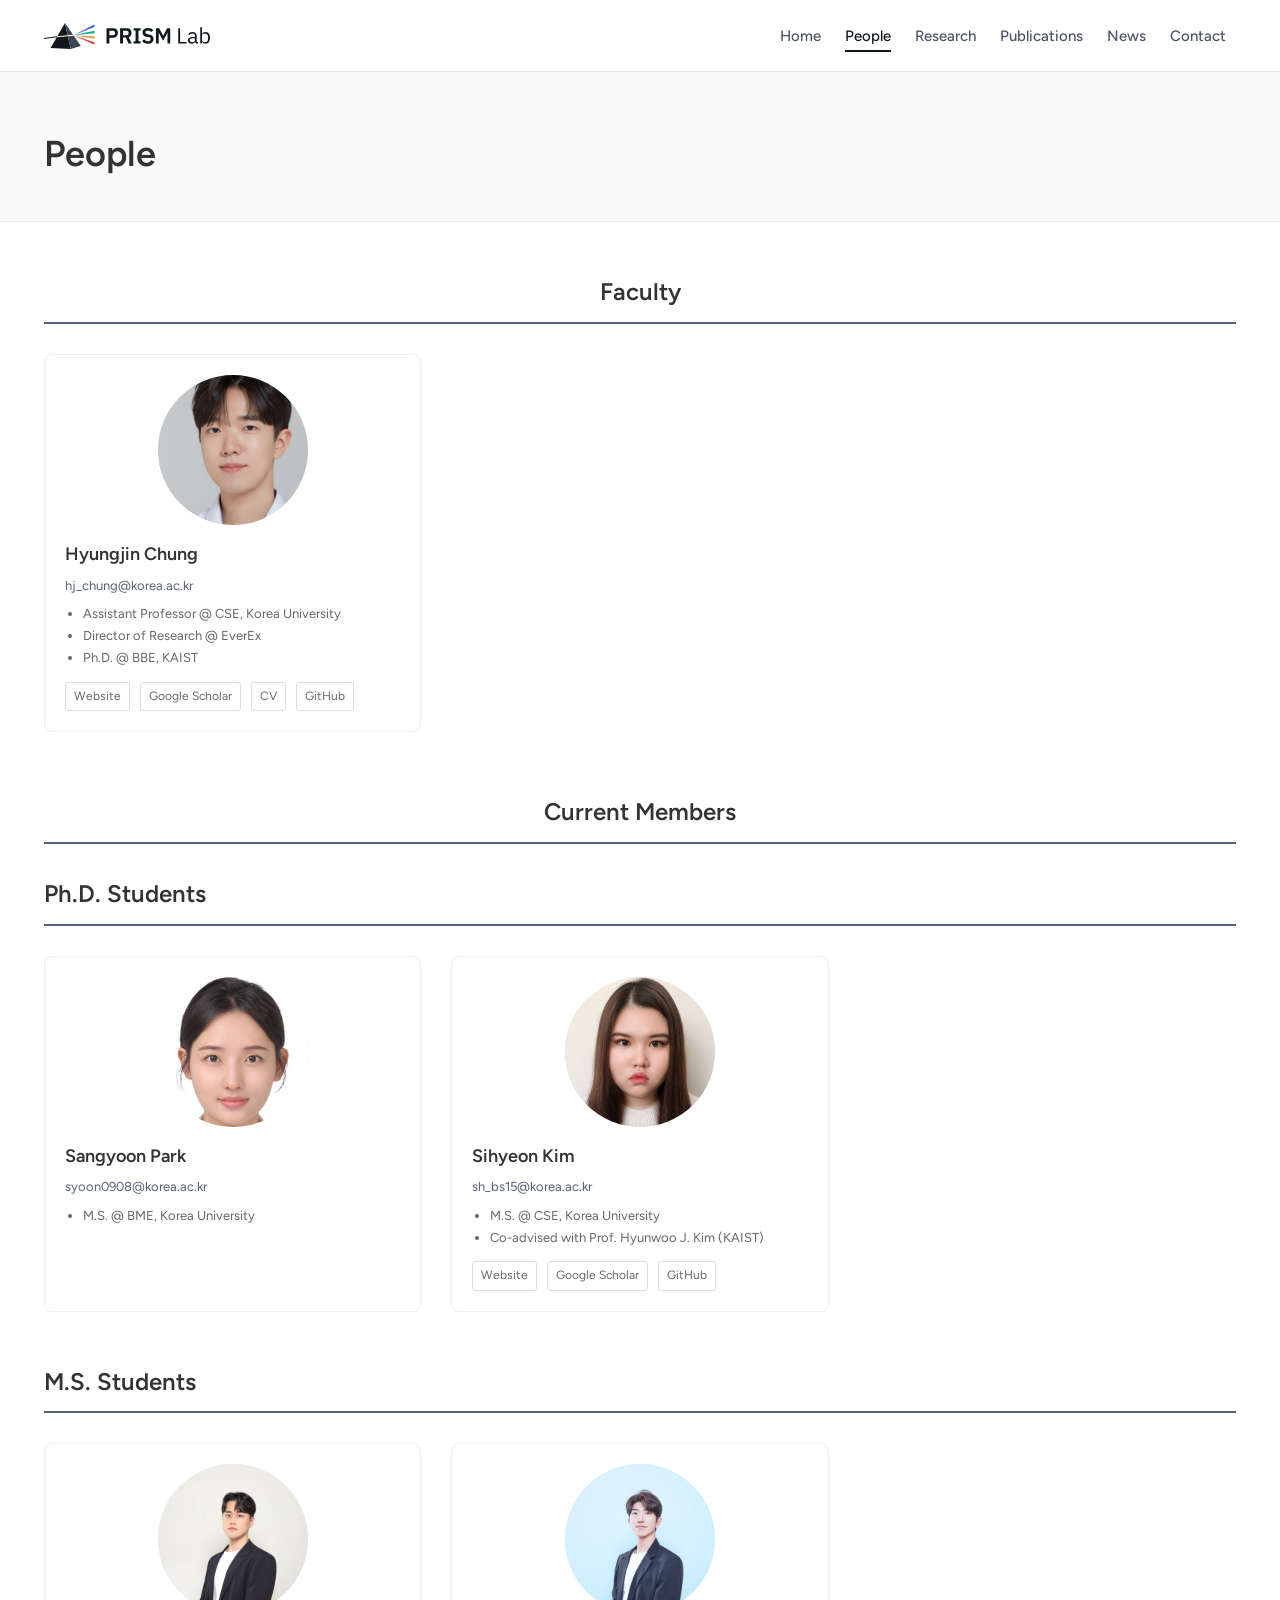
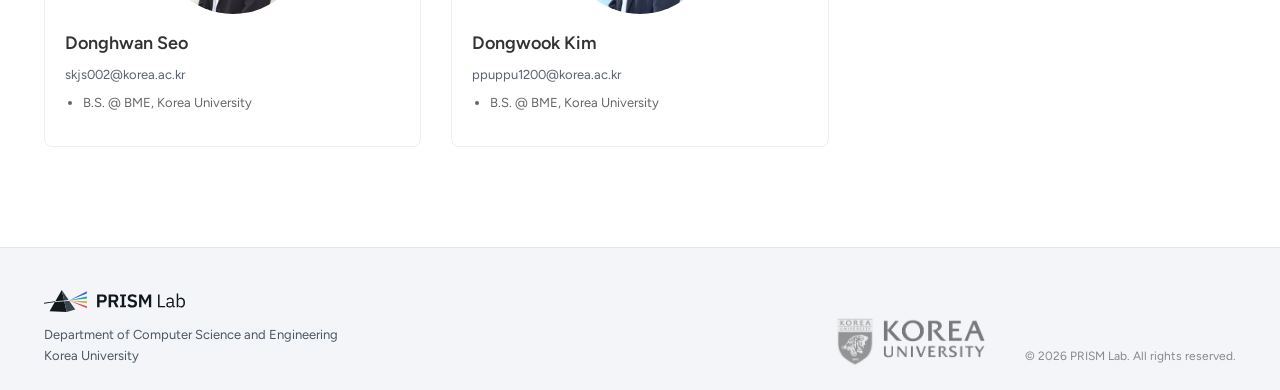
<file: people.html>
<!DOCTYPE html>
<html lang="en">
  <head>
    <meta charset="UTF-8">
    <meta name="viewport" content="width=device-width, initial-scale=1.0">
    <meta name="description" content="People at the PRISM Lab, Korea University.">
    <title>People · PRISM Lab</title>
    <link rel="icon" href="assets/brand/prism-icon.png" sizes="512x512" type="image/png">
    <link rel="icon" href="assets/brand/prism-icon.svg" type="image/svg+xml">
    <link rel="preconnect" href="https://fonts.googleapis.com">
    <link rel="preconnect" href="https://fonts.gstatic.com" crossorigin>
    <link href="https://fonts.googleapis.com/css2?family=Figtree:ital,wght@0,400;0,500;0,600;1,400&amp;display=swap" rel="stylesheet">
    <link rel="stylesheet" href="styles.css?v=20261016-light-videos-2">
    <script src="script.js?v=20261016-light-videos-2" defer></script>
  </head>
  <body>
    <a class="skip-link" href="#main-content">Skip to content</a>
    <header class="site-header">
      <nav class="nav-container" aria-label="Primary navigation">
        <a class="brand brand-logo" href="index.html" aria-label="PRISM Lab home">
          <img src="assets/brand/prism-lab-logo.svg" alt="PRISM Lab" width="167" height="26">
        </a>
        <button class="nav-toggle" type="button" aria-expanded="false" aria-controls="nav-menu" aria-label="Open navigation"><span></span><span></span><span></span></button>
        <div class="nav-menu" id="nav-menu">
          <a class="nav-link" href="index.html">Home</a>
          <a class="nav-link active" href="people.html">People</a>
          <a class="nav-link" href="research.html">Research</a>
          <a class="nav-link" href="publications.html">Publications</a>
          <a class="nav-link" href="news.html">News</a>
          <a class="nav-link" href="contact.html">Contact</a>
        </div>
      </nav>
    </header>
    <main id="main-content">
      <header class="page-header">
        <div class="container">
          <h1>People</h1>
        </div>
      </header>
      <section class="people-section">
        <div class="container">
          <div class="section-header">
            <h2 class="section-title">Faculty</h2>
          </div>
          <div class="people-grid">
            <div class="person-card">
              <div class="person-photo">
                <img src="assets/images/people/hyungjin-chung.jpg" alt="Hyungjin Chung" class="person-img">
              </div>
              <div class="person-info">
                <h3 class="person-name">Hyungjin Chung</h3>
                <p class="person-email"><a href="mailto:hj_chung@korea.ac.kr">hj_chung@korea.ac.kr</a></p>
                <ul class="person-highlights">
                  <li>Assistant Professor @ CSE, Korea University</li>
                  <li>Director of Research @ EverEx</li>
                  <li>Ph.D. @ BBE, KAIST</li>
                </ul>
                <div class="person-links">
                  <a href="https://hyungjin-chung.github.io/" target="_blank" rel="noreferrer" class="person-link">Website</a>
                  <a href="https://scholar.google.co.kr/citations?user=KdchEyoAAAAJ&amp;hl=en" target="_blank" rel="noreferrer" class="person-link">Google Scholar</a>
                  <a href="https://hyungjin-chung.github.io/assets/files/CV_Hyungjin_Chung.pdf" target="_blank" rel="noreferrer" class="person-link">CV</a>
                  <a href="https://github.com/hyungjin-chung" target="_blank" rel="noreferrer" class="person-link">GitHub</a>
                </div>
              </div>
            </div>
          </div>

          <div class="section-header current-members-header">
            <h2 class="section-title">Current Members</h2>
          </div>
          <div id="current-members-container">
            <div class="people-category">
              <h3 class="category-title">Ph.D. Students</h3>
              <div class="people-grid">
                <div class="person-card">
                  <div class="person-photo">
                    <img src="assets/images/people/sangyoon-park.jpg" alt="Sangyoon Park" class="photo photo-sangyoon" loading="lazy">
                  </div>
                  <div class="person-info">
                    <h3 class="person-name">Sangyoon Park</h3>
                    <p class="person-email"><a href="mailto:syoon0908@korea.ac.kr">syoon0908@korea.ac.kr</a></p>
                    <ul class="person-highlights">
                      <li>M.S. @ BME, Korea University</li>
                    </ul>
                  </div>
                </div>

                <div class="person-card">
                  <div class="person-photo">
                    <img src="assets/images/people/Sihyeon-kim.jpg" alt="Sihyeon Kim" class="photo" loading="lazy">
                  </div>
                  <div class="person-info">
                    <h3 class="person-name">Sihyeon Kim</h3>
                    <p class="person-email"><a href="mailto:sh_bs15@korea.ac.kr">sh_bs15@korea.ac.kr</a></p>
                    <ul class="person-highlights">
                      <li>M.S. @ CSE, Korea University</li>
                      <li>Co-advised with <a href="https://www.hyunwoojkim.com/" target="_blank" rel="noreferrer">Prof. Hyunwoo J. Kim</a> (KAIST)</li>
                    </ul>
                    <div class="person-links">
                      <a href="https://blacktime14.github.io/" target="_blank" rel="noreferrer" class="person-link">Website</a>
                      <a href="https://scholar.google.com/citations?user=ZBeHBtIAAAAJ&amp;hl=ko" target="_blank" rel="noreferrer" class="person-link">Google Scholar</a>
                      <a href="https://github.com/blacktime14" target="_blank" rel="noreferrer" class="person-link">GitHub</a>
                    </div>
                  </div>
                </div>
              </div>
            </div>

            <div class="people-category">
              <h3 class="category-title">M.S. Students</h3>
              <div class="people-grid">
                <div class="person-card">
                  <div class="person-photo">
                    <img src="assets/images/people/donghwan-seo.jpg" alt="Donghwan Seo" class="photo photo-donghwan" loading="lazy">
                  </div>
                  <div class="person-info">
                    <h3 class="person-name">Donghwan Seo</h3>
                    <p class="person-email"><a href="mailto:skjs002@korea.ac.kr">skjs002@korea.ac.kr</a></p>
                    <ul class="person-highlights">
                      <li>B.S. @ BME, Korea University</li>
                    </ul>
                  </div>
                </div>

                <div class="person-card">
                  <div class="person-photo">
                    <img src="assets/images/people/dongwook-kim.jpg" alt="Dongwook Kim" class="photo photo-dongwook" loading="lazy">
                  </div>
                  <div class="person-info">
                    <h3 class="person-name">Dongwook Kim</h3>
                    <p class="person-email"><a href="mailto:ppuppu1200@korea.ac.kr">ppuppu1200@korea.ac.kr</a></p>
                    <ul class="person-highlights">
                      <li>B.S. @ BME, Korea University</li>
                    </ul>
                  </div>
                </div>
              </div>
            </div>
          </div>
        </div>
      </section>
    </main>
    <footer class="site-footer">
      <div class="container footer-content">
        <div><h2 class="footer-logo"><img src="assets/brand/prism-lab-logo.svg" alt="PRISM Lab" width="141" height="22"></h2><p>Department of Computer Science and Engineering<br>Korea University</p></div>
        <a class="ku-signature" href="https://www.korea.ac.kr/en/" target="_blank" rel="noreferrer" aria-label="Visit the Korea University website"><img src="assets/brand/korea-university-signature.svg" alt="Korea University" width="327" height="108"></a>
        <p class="copyright">© <span data-year>2026</span> PRISM Lab. All rights reserved.</p>
      </div>
    </footer>
  </body>
</html>
</file>
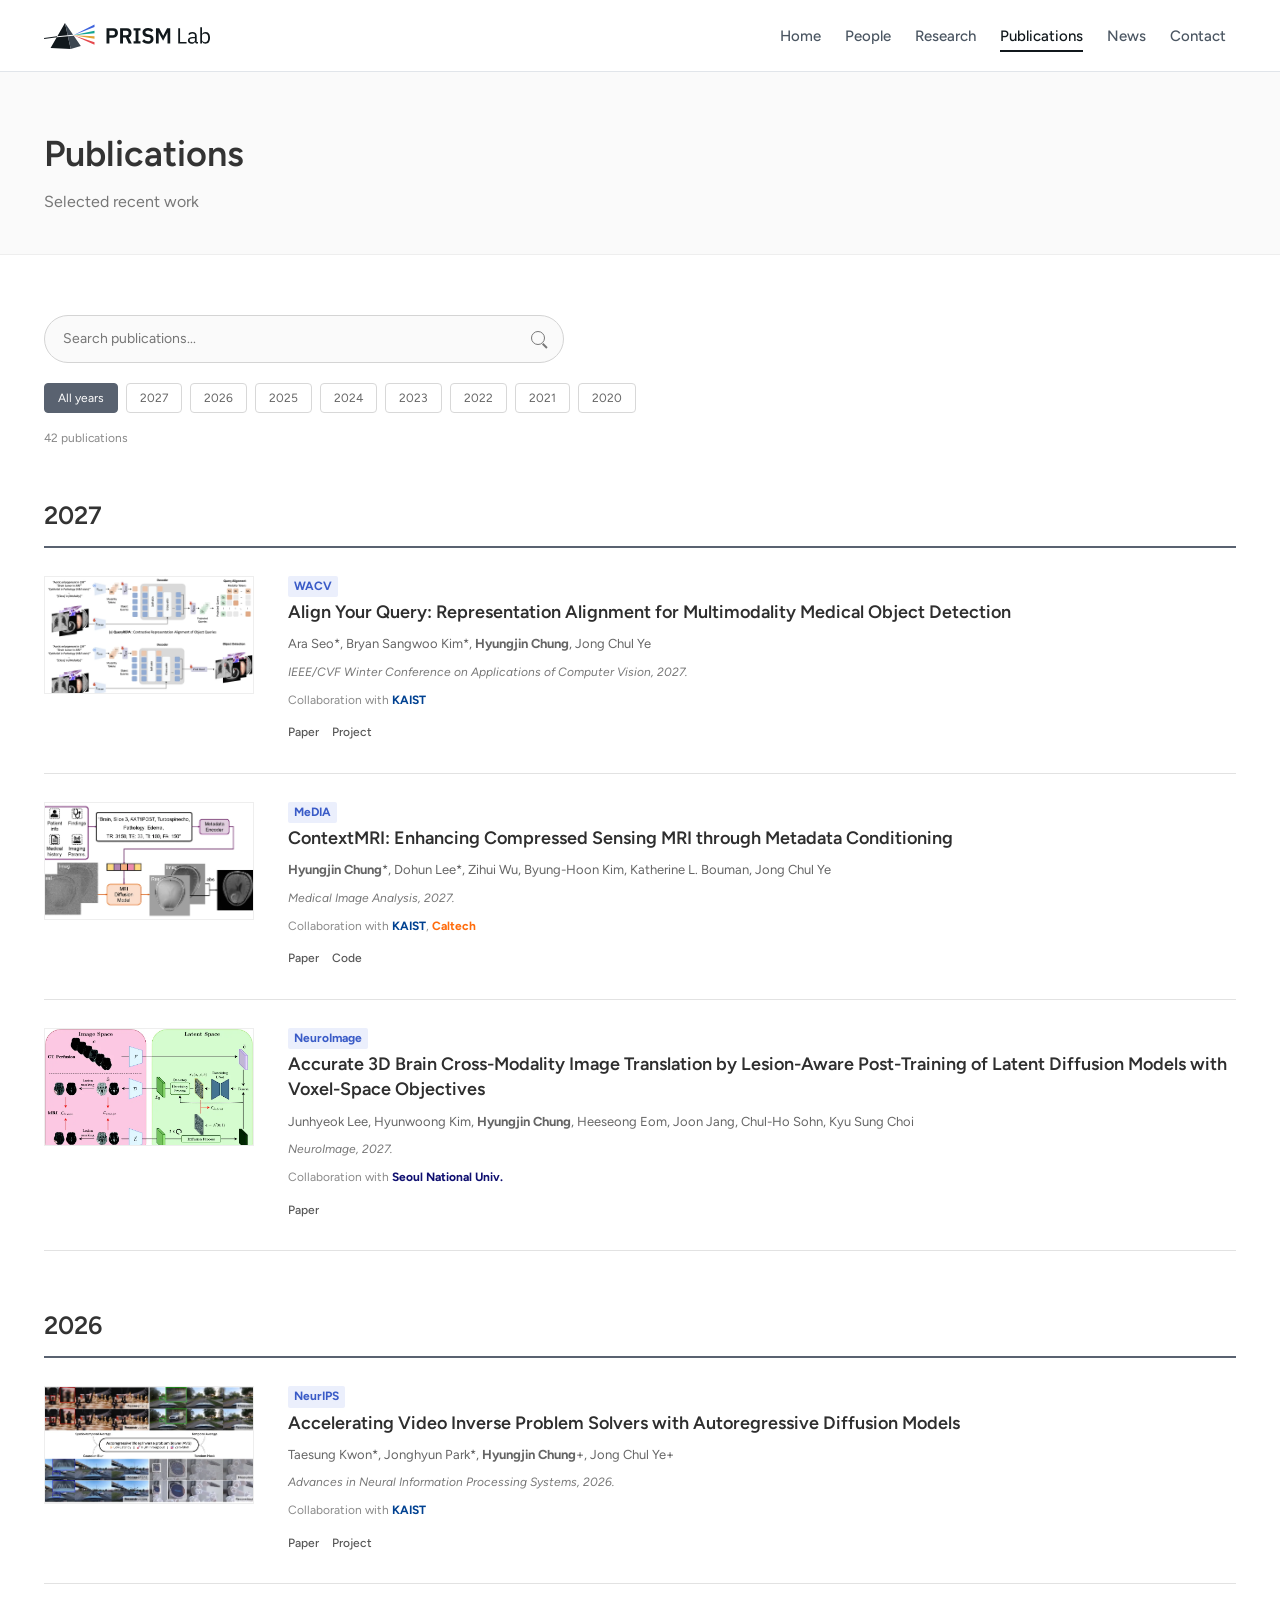
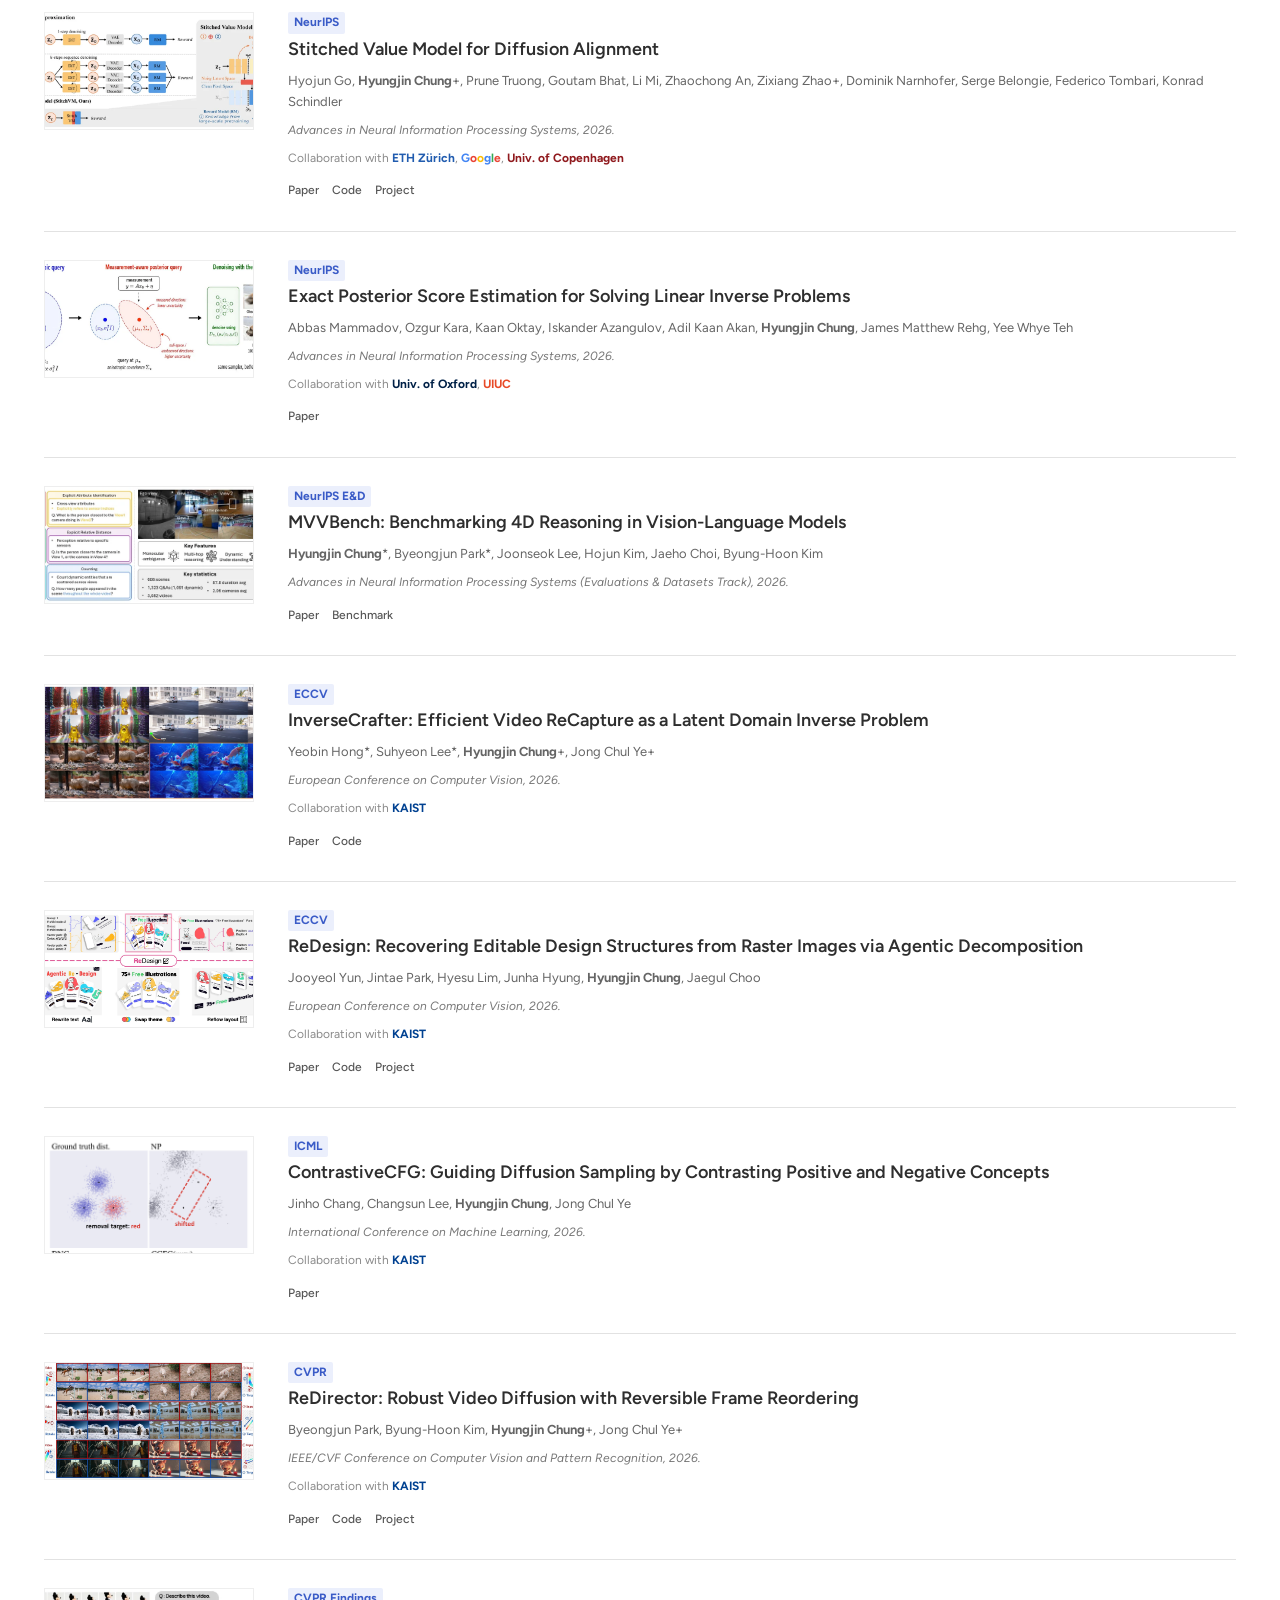
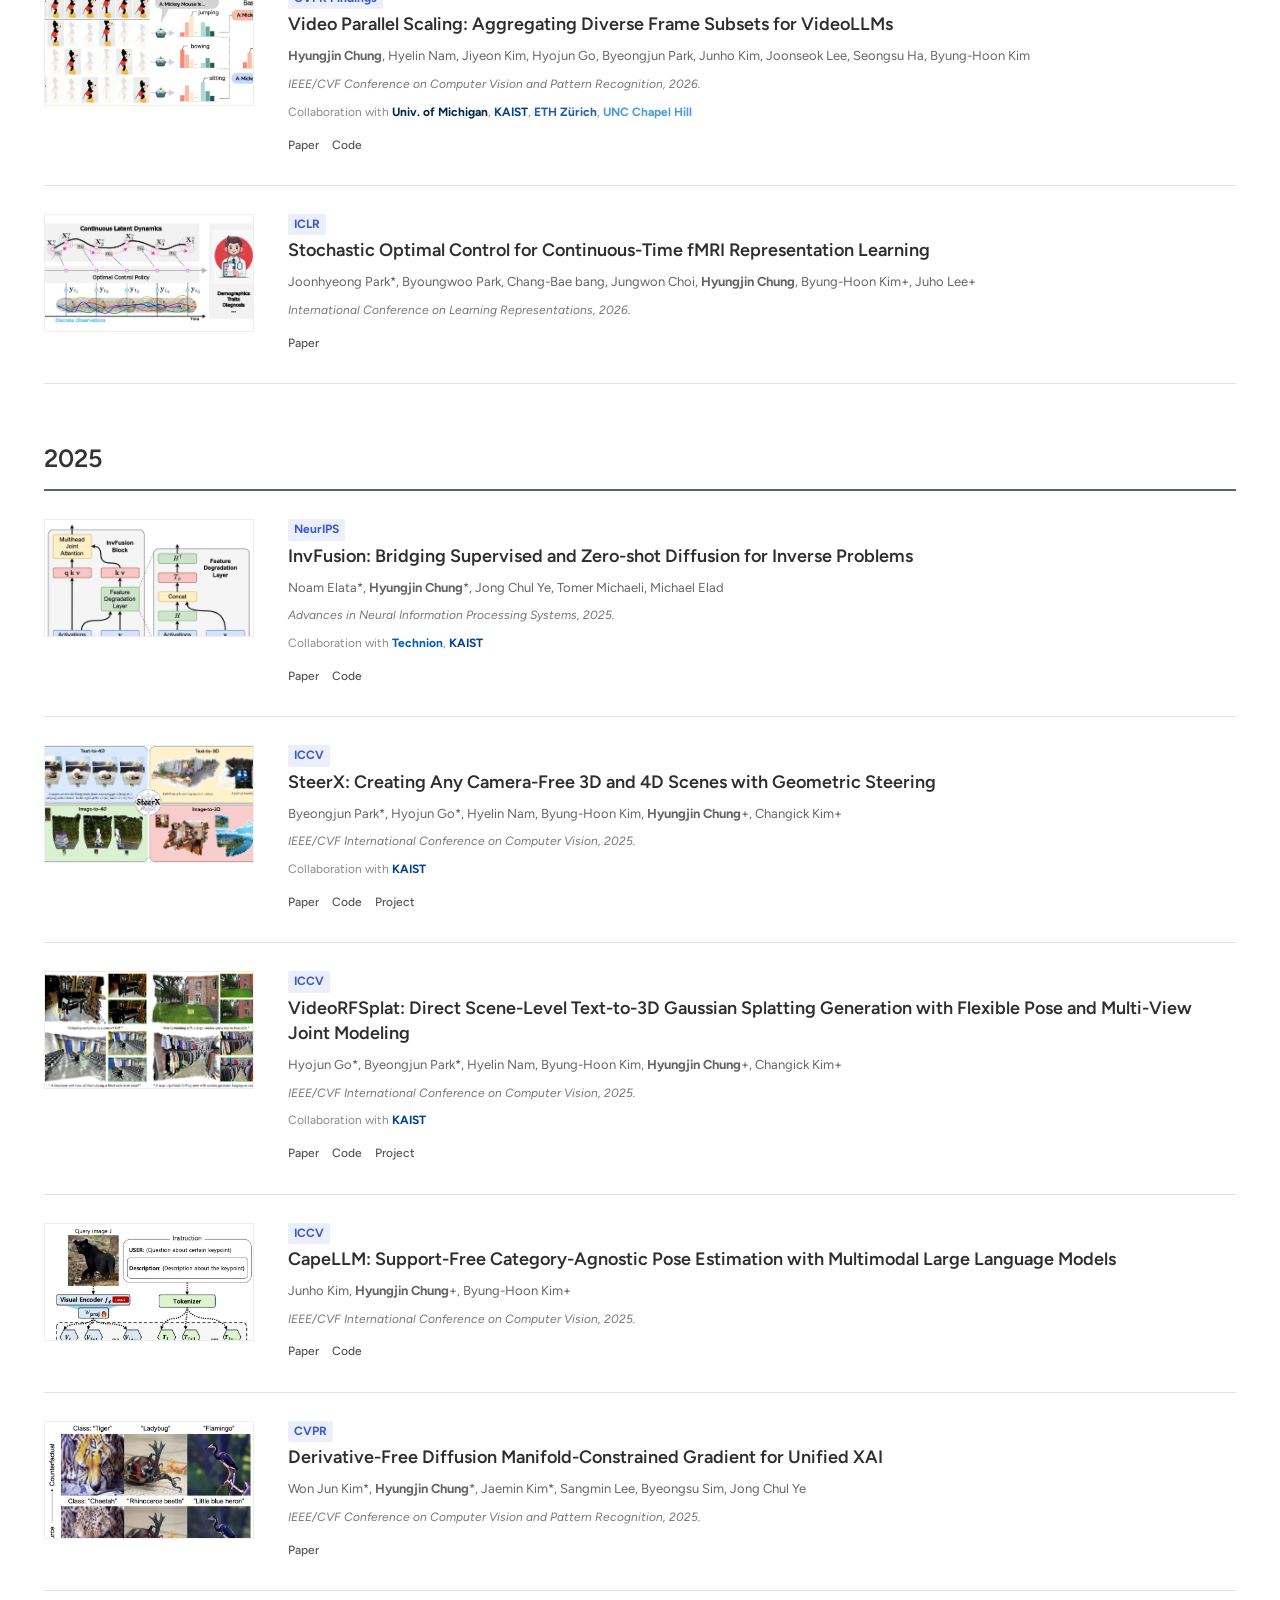
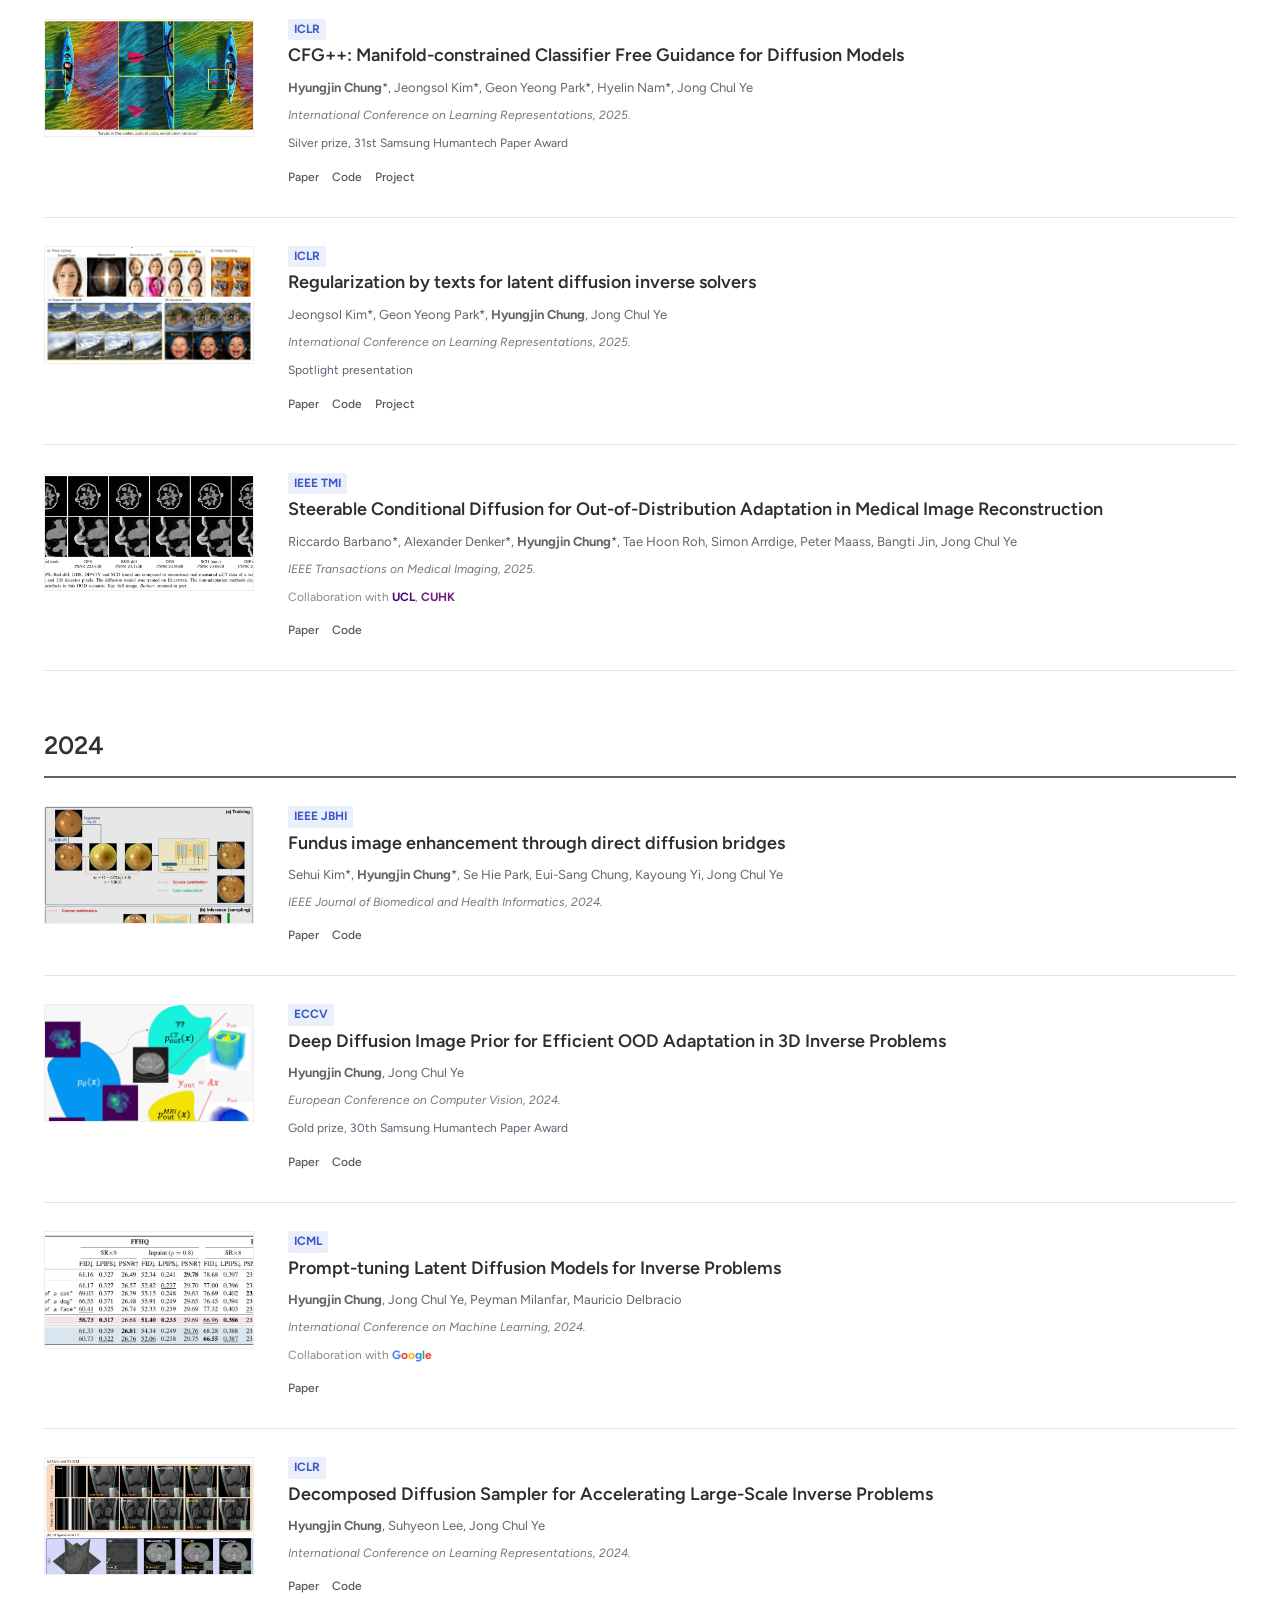
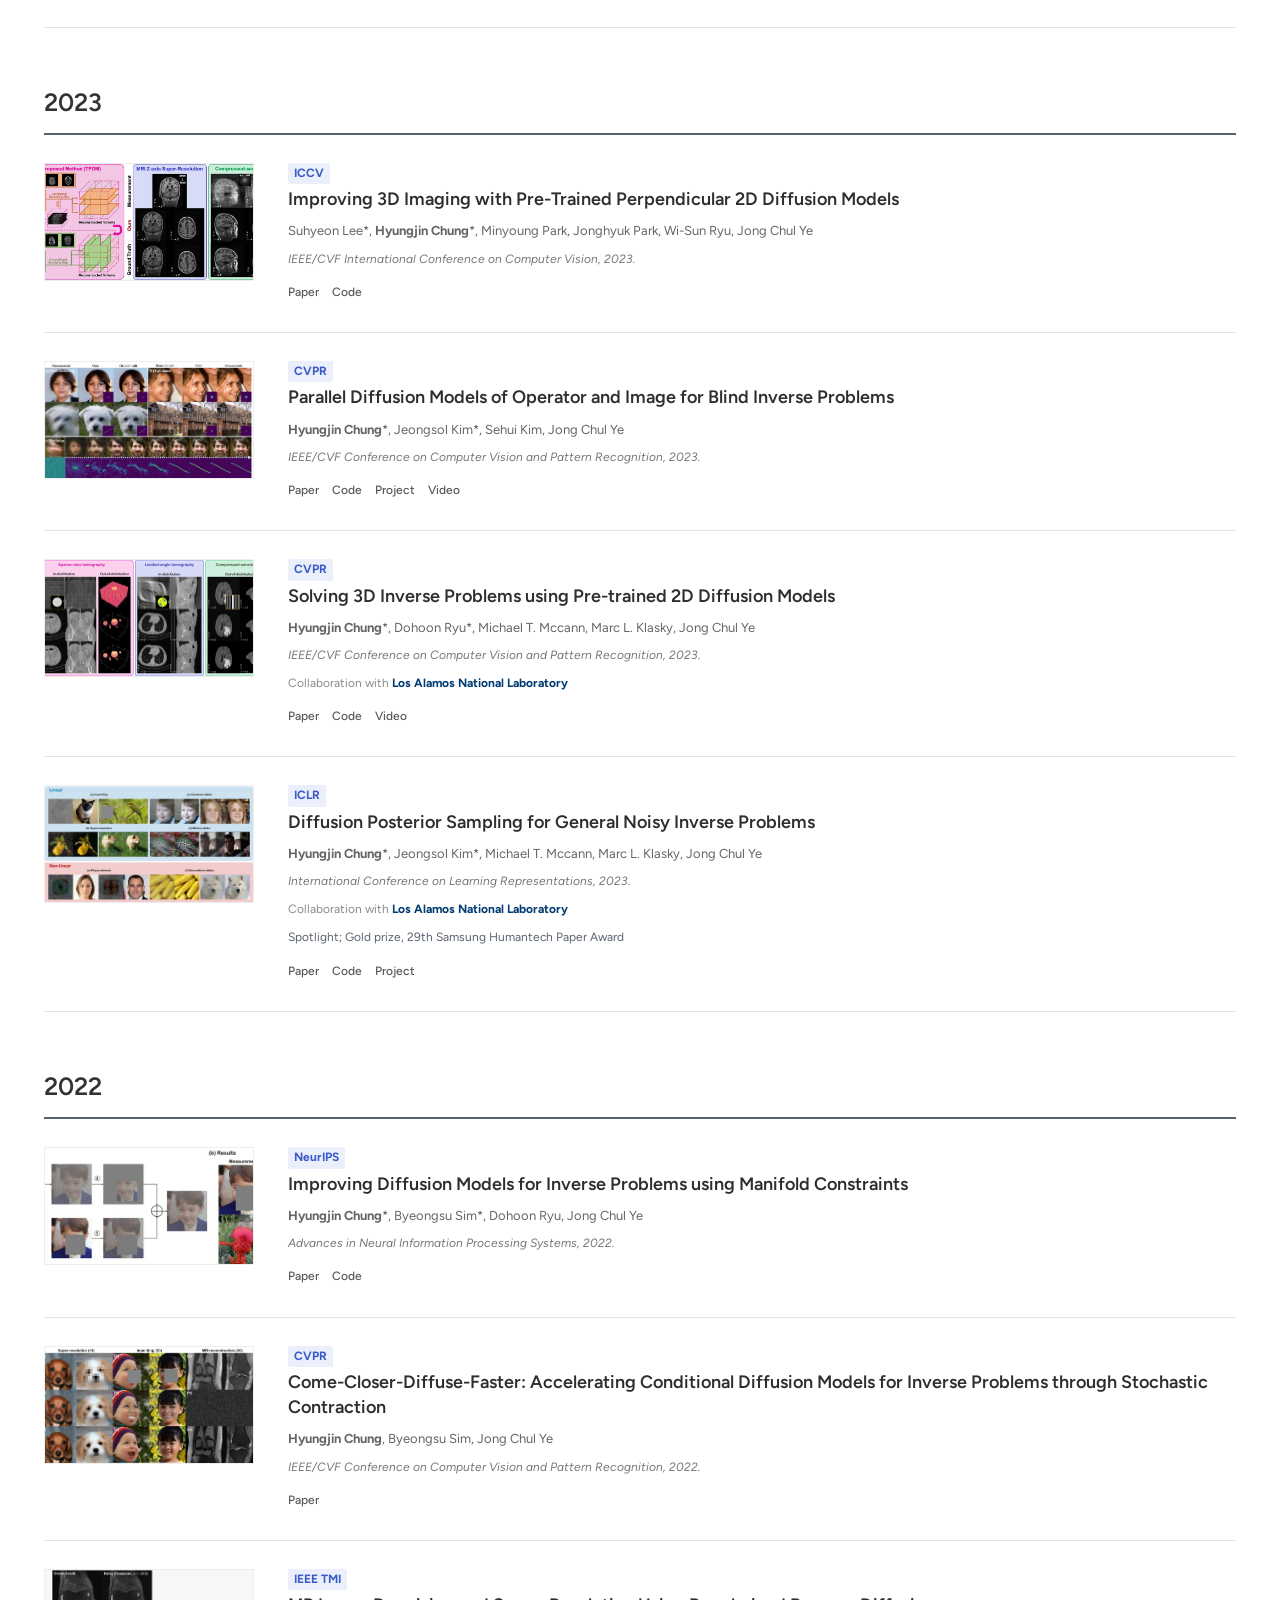
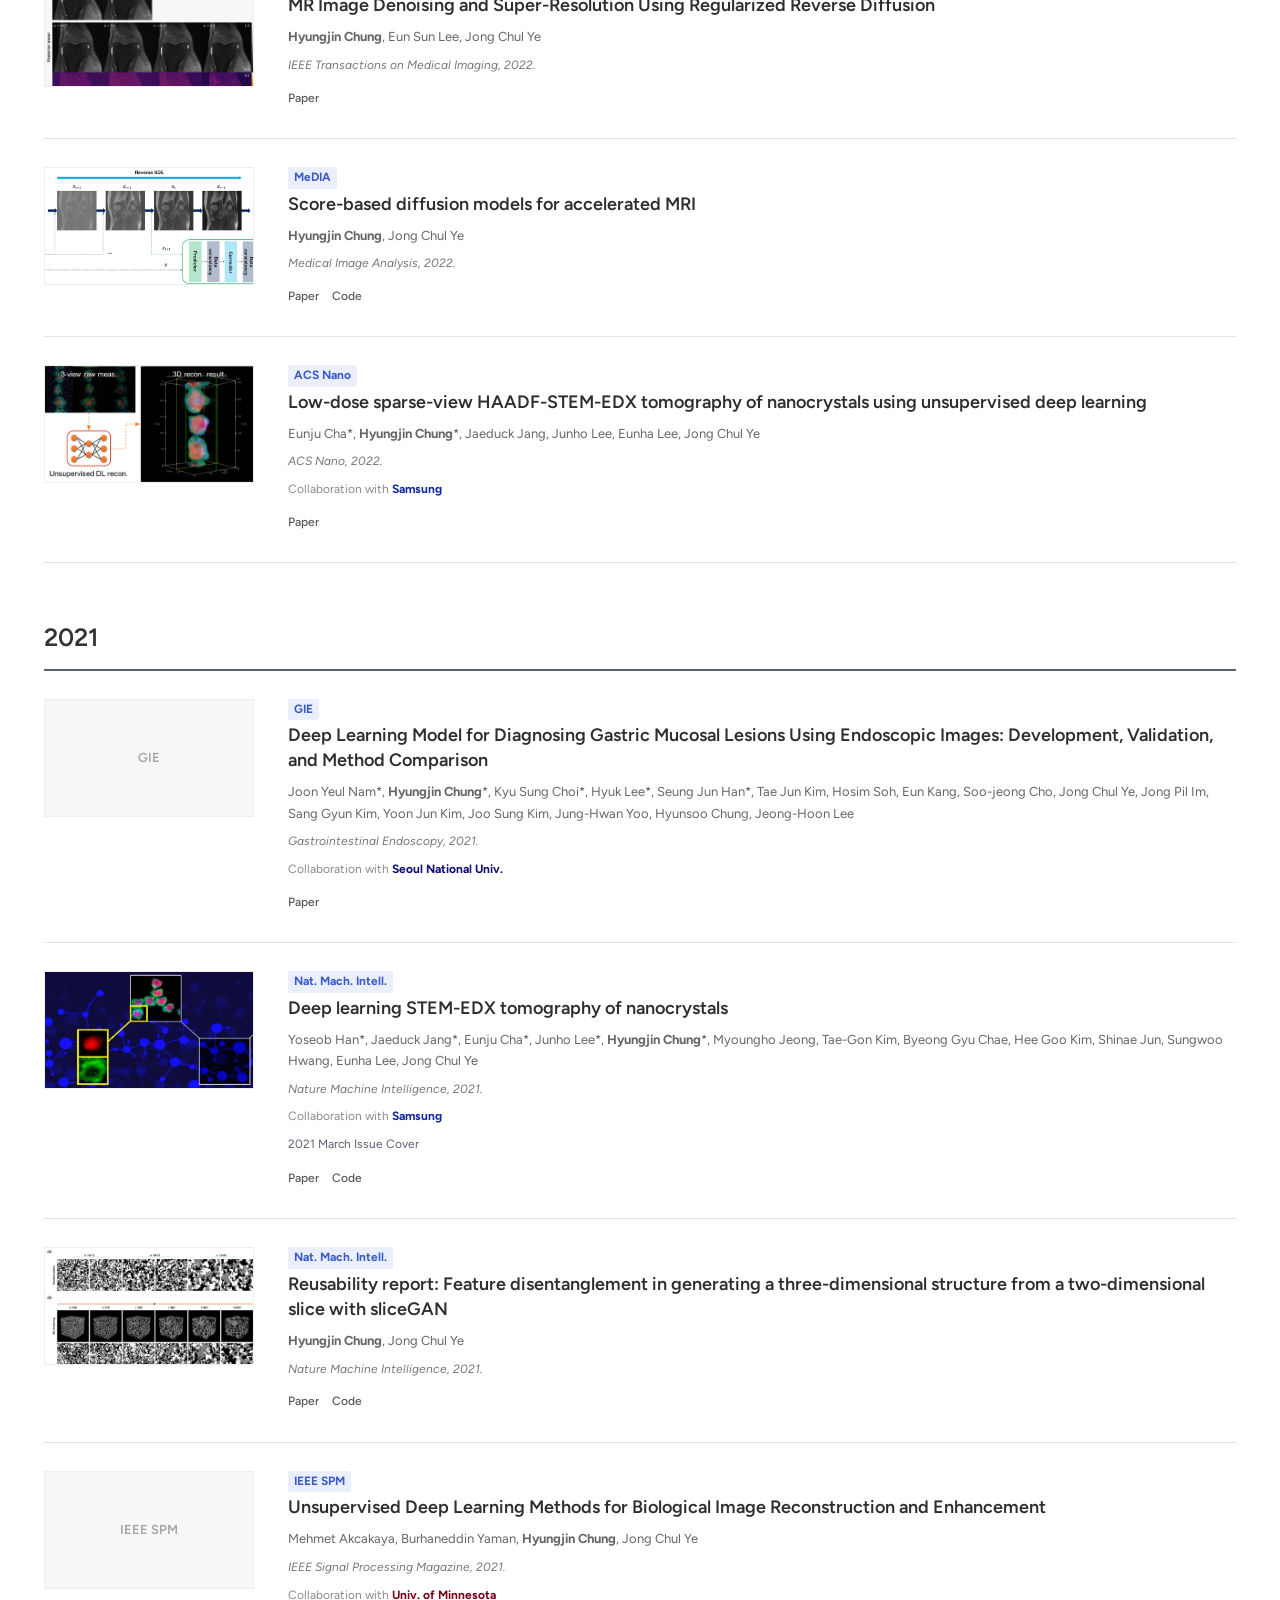
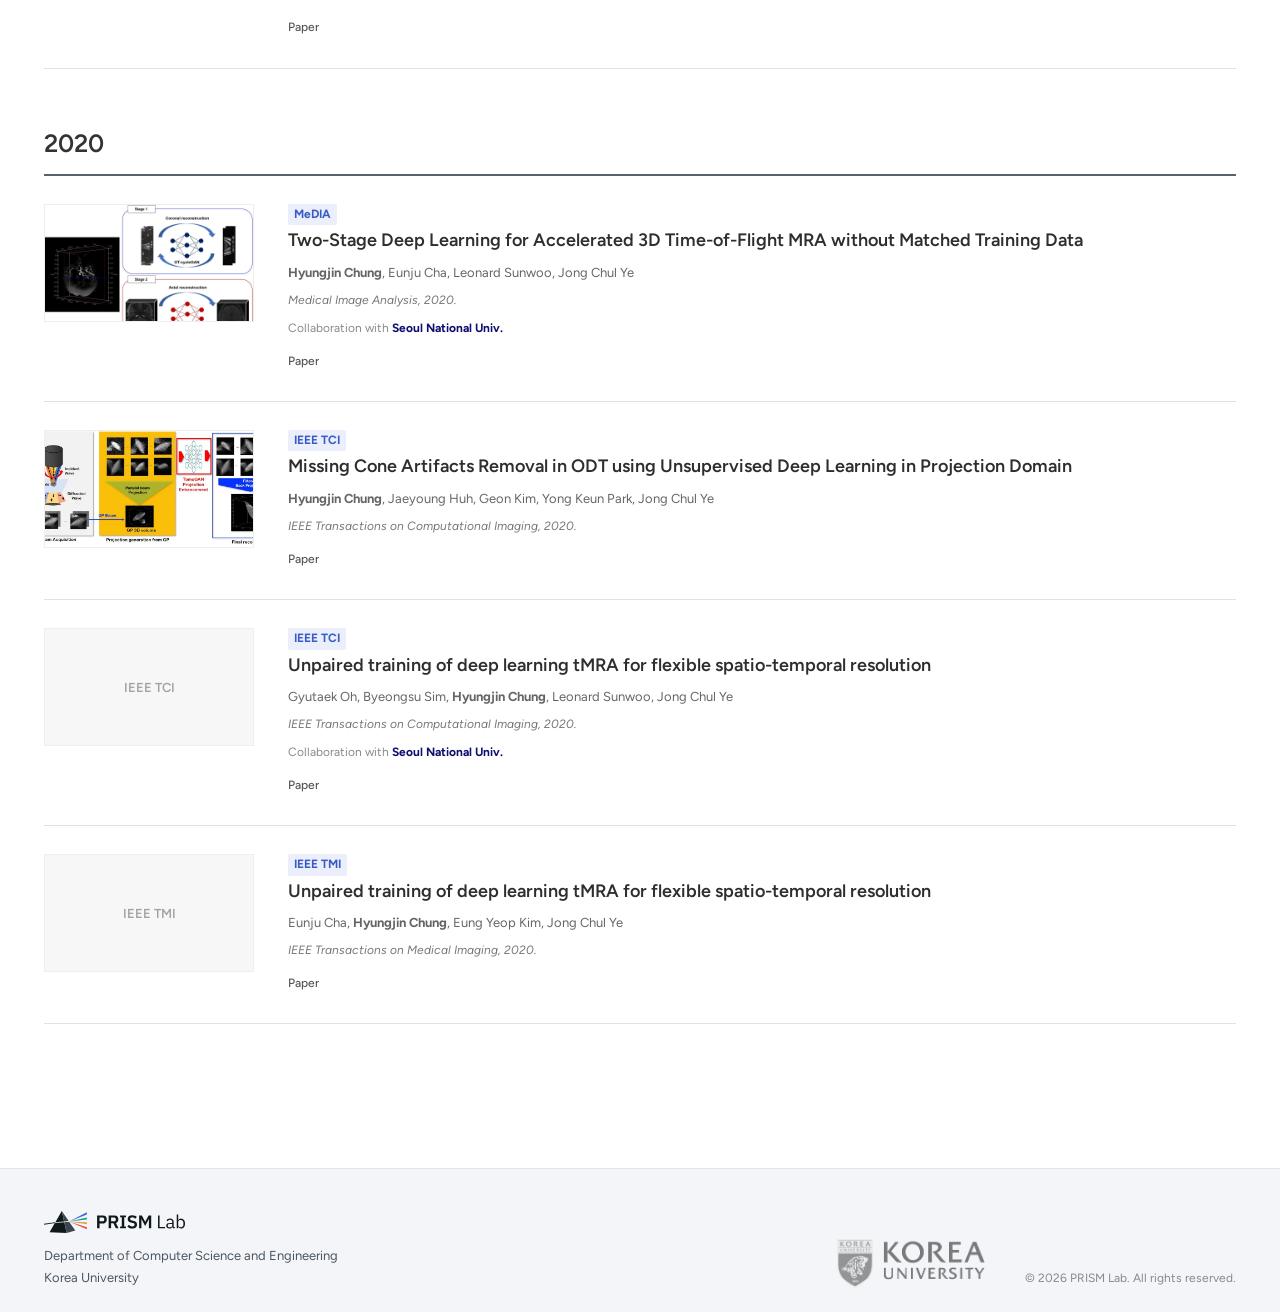
<file: publications.html>
<!DOCTYPE html>
<html lang="en">
  <head>
    <meta charset="UTF-8">
    <meta name="viewport" content="width=device-width, initial-scale=1.0">
    <meta name="description" content="Publications from the PRISM Lab, Korea University.">
    <title>Publications · PRISM Lab</title>
    <link rel="icon" href="assets/brand/prism-icon.png" sizes="512x512" type="image/png">
    <link rel="icon" href="assets/brand/prism-icon.svg" type="image/svg+xml">
    <link rel="preconnect" href="https://fonts.googleapis.com">
    <link rel="preconnect" href="https://fonts.gstatic.com" crossorigin>
    <link href="https://fonts.googleapis.com/css2?family=Figtree:ital,wght@0,400;0,500;0,600;1,400&amp;display=swap" rel="stylesheet">
    <link rel="stylesheet" href="styles.css?v=20261016-light-videos-2">
    <script src="script.js?v=20261016-light-videos-2" defer></script>
    <script src="publications-data.js" defer></script>
    <script src="publications.js" defer></script>
  </head>
  <body>
    <a class="skip-link" href="#main-content">Skip to content</a>
    <header class="site-header">
      <nav class="nav-container" aria-label="Primary navigation">
        <a class="brand brand-logo" href="index.html" aria-label="PRISM Lab home">
          <img src="assets/brand/prism-lab-logo.svg" alt="PRISM Lab" width="167" height="26">
        </a>
        <button class="nav-toggle" type="button" aria-expanded="false" aria-controls="nav-menu" aria-label="Open navigation"><span></span><span></span><span></span></button>
        <div class="nav-menu" id="nav-menu">
          <a class="nav-link" href="index.html">Home</a>
          <a class="nav-link" href="people.html">People</a>
          <a class="nav-link" href="research.html">Research</a>
          <a class="nav-link active" href="publications.html">Publications</a>
          <a class="nav-link" href="news.html">News</a>
          <a class="nav-link" href="contact.html">Contact</a>
        </div>
      </nav>
    </header>
    <main id="main-content">
      <header class="page-header">
        <div class="container"><h1>Publications</h1><p>Selected recent work</p></div>
      </header>
      <section class="page-content container publication-list-page">
        <div class="publication-controls">
          <label class="publication-search">
            <span class="search-icon" aria-hidden="true"></span>
            <input id="publication-search" type="search" placeholder="Search publications..." autocomplete="off">
          </label>
          <div class="publication-filters" id="publication-filters" role="group" aria-label="Filter publications by year">
            <button class="filter-btn active" type="button" data-filter-year="all">All years</button>
          </div>
          <p class="publication-count" id="publication-count" aria-live="polite">Loading publications…</p>
        </div>
        <div class="publications-content" id="publication-results">
          <p class="publication-loading">Loading publications…</p>
        </div>
        <noscript><p class="publication-empty">JavaScript is required to search the publication archive.</p></noscript>
      </section>
    </main>
    <footer class="site-footer">
      <div class="container footer-content">
        <div><h2 class="footer-logo"><img src="assets/brand/prism-lab-logo.svg" alt="PRISM Lab" width="141" height="22"></h2><p>Department of Computer Science and Engineering<br>Korea University</p></div>
        <a class="ku-signature" href="https://www.korea.ac.kr/en/" target="_blank" rel="noreferrer" aria-label="Visit the Korea University website"><img src="assets/brand/korea-university-signature.svg" alt="Korea University" width="327" height="108"></a>
        <p class="copyright">© <span data-year>2026</span> PRISM Lab. All rights reserved.</p>
      </div>
    </footer>
  </body>
</html>
</file>
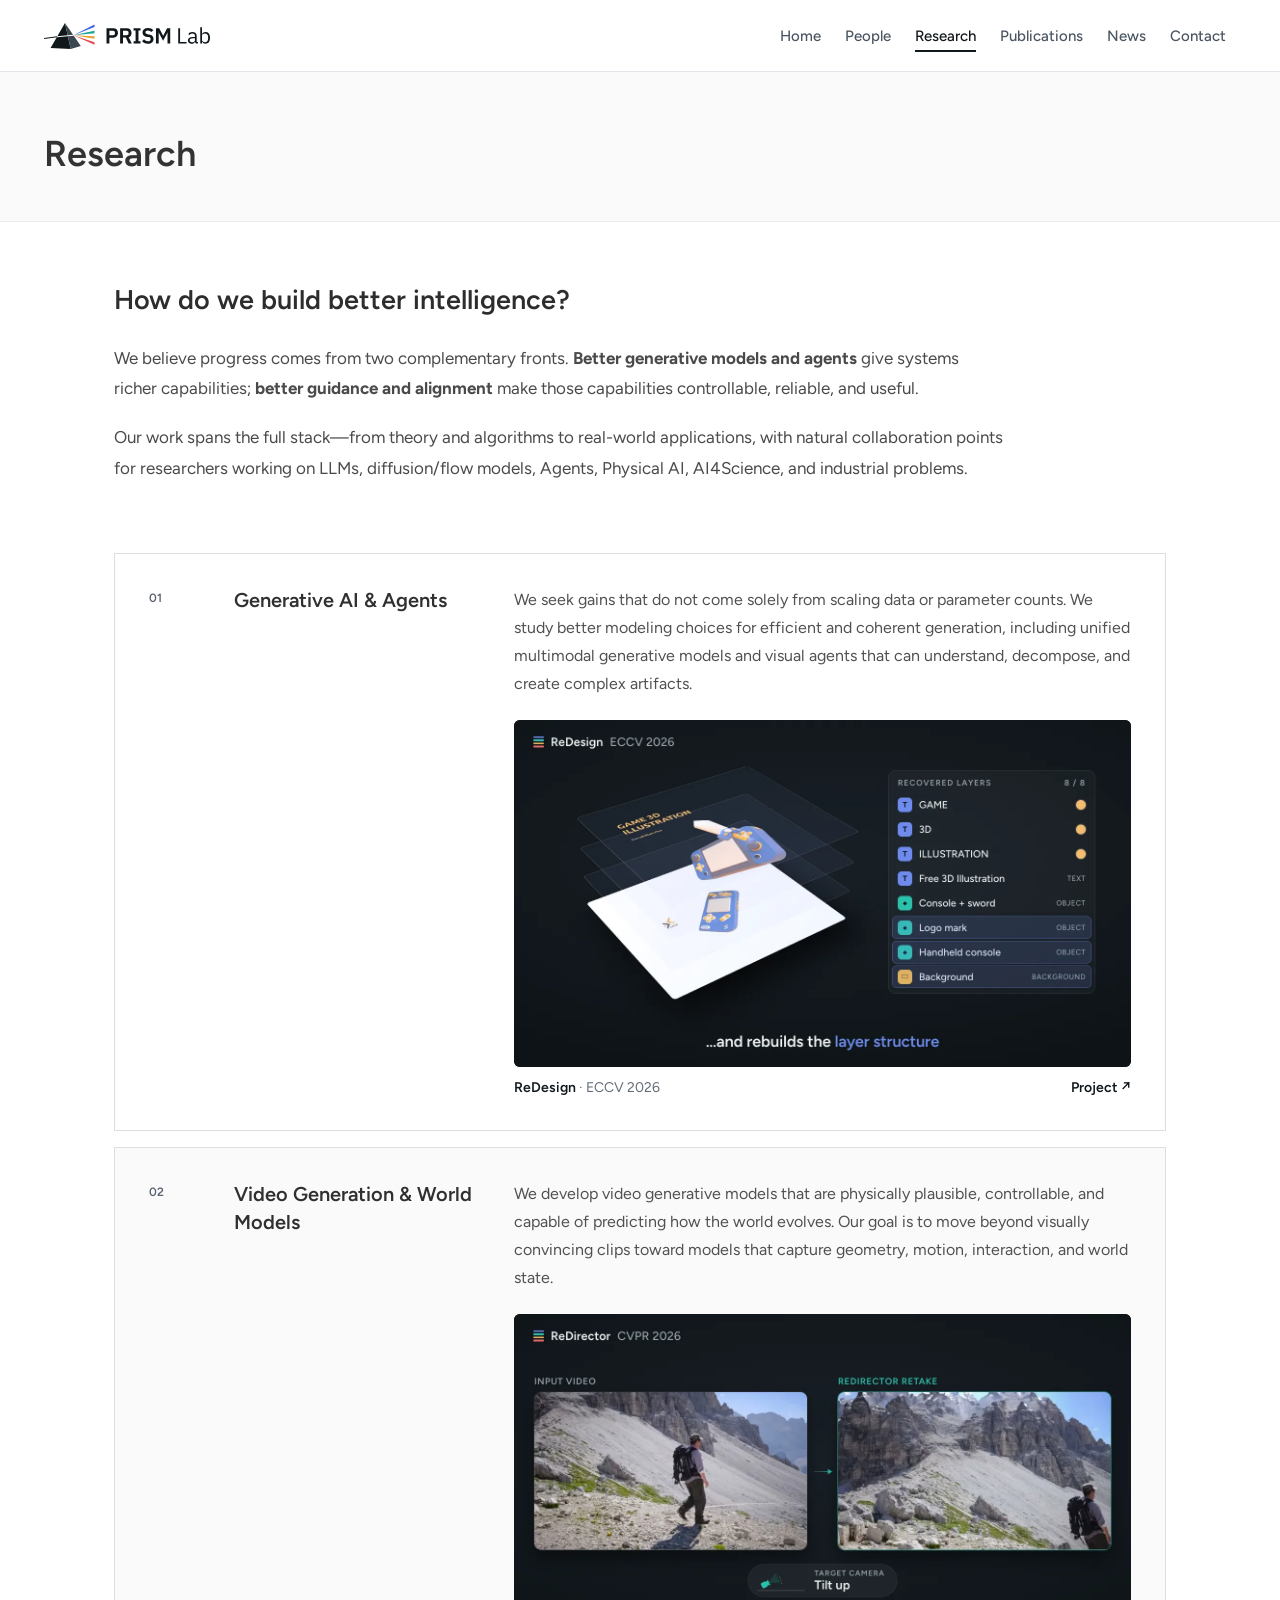
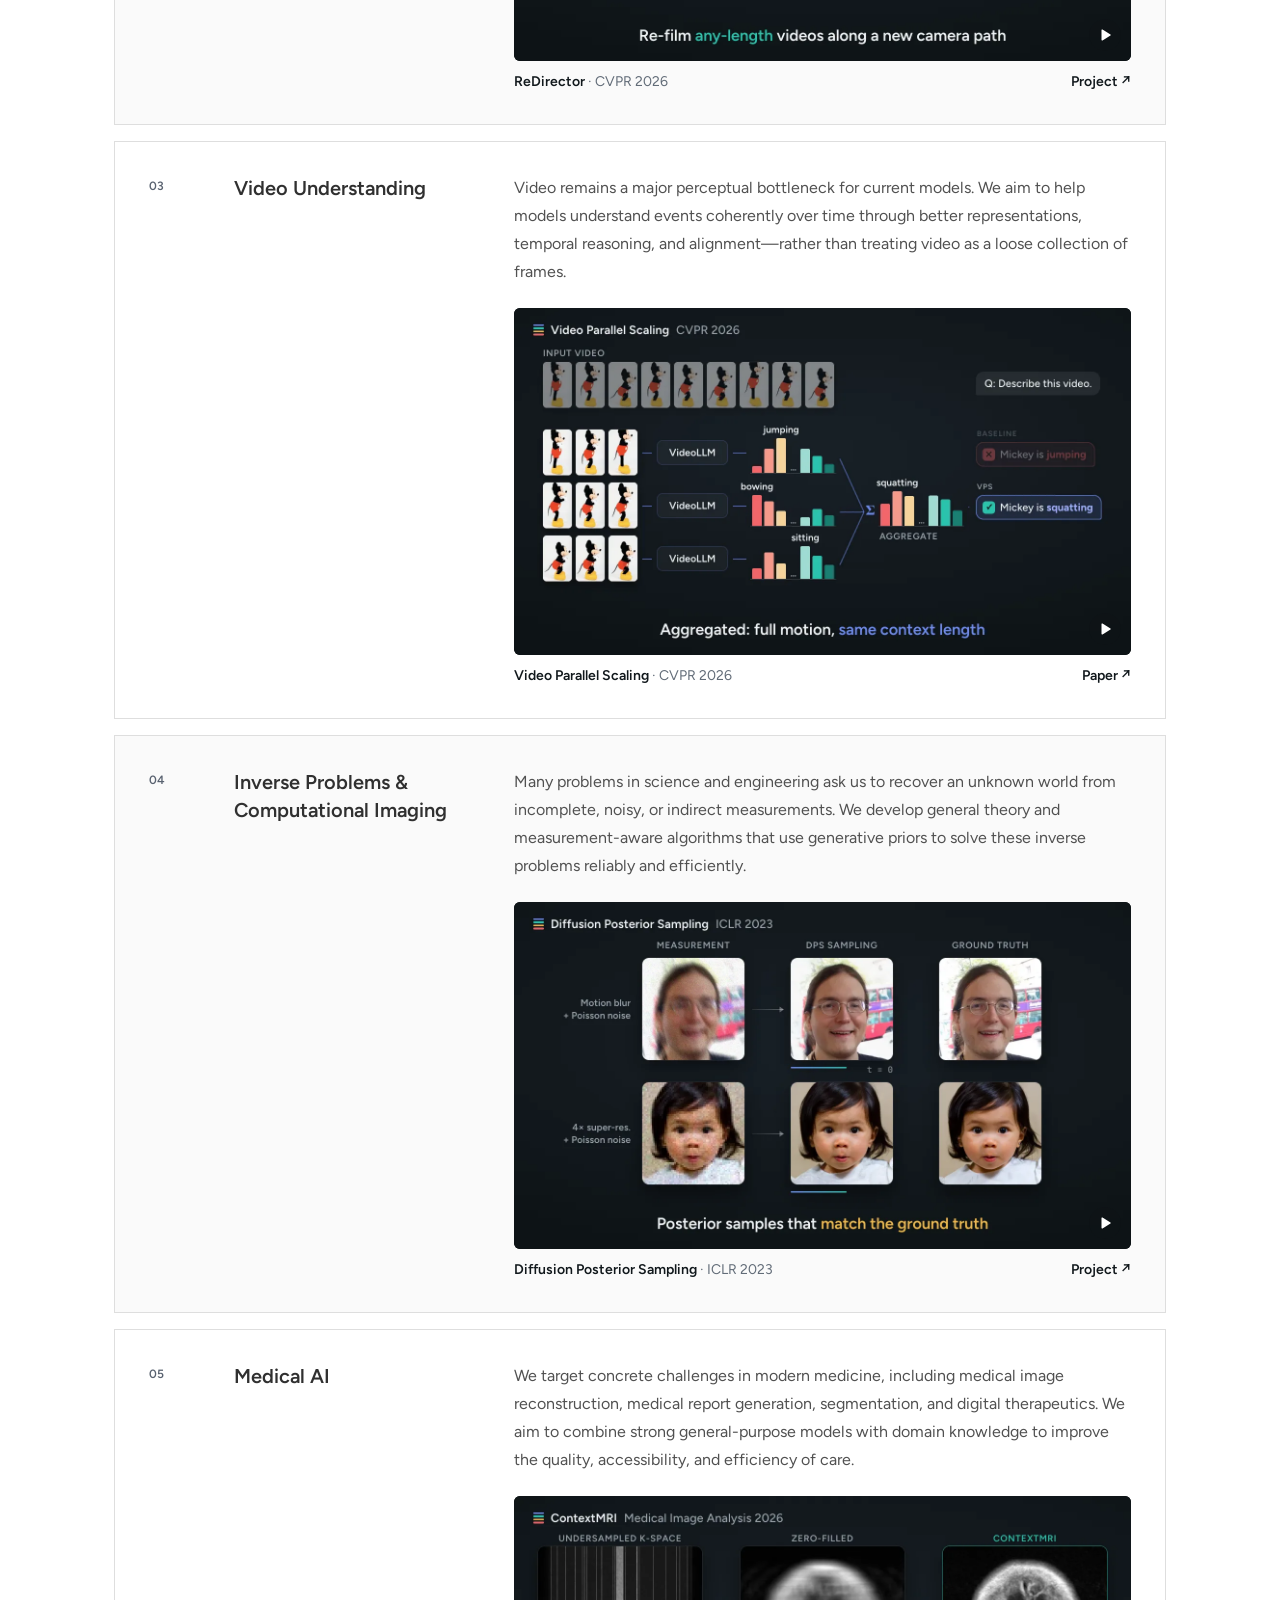
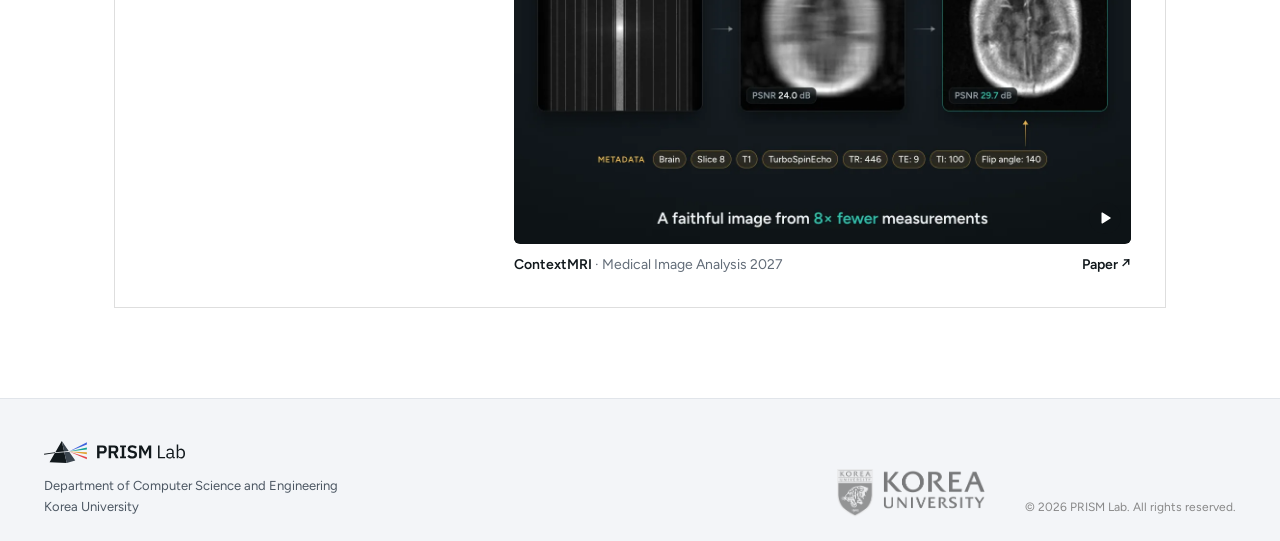
<file: research.html>
<!DOCTYPE html>
<html lang="en">
  <head>
    <meta charset="UTF-8">
    <meta name="viewport" content="width=device-width, initial-scale=1.0">
    <meta name="description" content="Research directions at the PRISM Lab, Korea University.">
    <title>Research · PRISM Lab</title>
    <link rel="icon" href="assets/brand/prism-icon.png" sizes="512x512" type="image/png">
    <link rel="icon" href="assets/brand/prism-icon.svg" type="image/svg+xml">
    <link rel="preconnect" href="https://fonts.googleapis.com">
    <link rel="preconnect" href="https://fonts.gstatic.com" crossorigin>
    <link href="https://fonts.googleapis.com/css2?family=Figtree:ital,wght@0,400;0,500;0,600;1,400&amp;display=swap" rel="stylesheet">
    <link rel="stylesheet" href="styles.css?v=20261016-light-videos-2">
    <script src="script.js?v=20261016-light-videos-2" defer></script>
  </head>
  <body>
    <a class="skip-link" href="#main-content">Skip to content</a>
    <header class="site-header">
      <nav class="nav-container" aria-label="Primary navigation">
        <a class="brand brand-logo" href="index.html" aria-label="PRISM Lab home">
          <img src="assets/brand/prism-lab-logo.svg" alt="PRISM Lab" width="167" height="26">
        </a>
        <button class="nav-toggle" type="button" aria-expanded="false" aria-controls="nav-menu" aria-label="Open navigation"><span></span><span></span><span></span></button>
        <div class="nav-menu" id="nav-menu">
          <a class="nav-link" href="index.html">Home</a>
          <a class="nav-link" href="people.html">People</a>
          <a class="nav-link active" href="research.html">Research</a>
          <a class="nav-link" href="publications.html">Publications</a>
          <a class="nav-link" href="news.html">News</a>
          <a class="nav-link" href="contact.html">Contact</a>
        </div>
      </nav>
    </header>
    <main id="main-content">
      <header class="page-header">
        <div class="container"><h1>Research</h1></div>
      </header>

      <section class="page-content container research-page">
        <div class="research-introduction">
          <p class="research-thesis">How do we build better intelligence?</p>
          <p>We believe progress comes from two complementary fronts. <strong>Better generative models and agents</strong> give systems richer capabilities; <strong>better guidance and alignment</strong> make those capabilities controllable, reliable, and useful.</p>
          <p>Our work spans the full stack—from theory and algorithms to real-world applications, with natural collaboration points for researchers working on LLMs, diffusion/flow models, Agents, Physical AI, AI4Science, and industrial problems.</p>
        </div>

        <div class="research-directions">
          <article class="research-direction">
            <p class="direction-number">01</p>
            <h2>Generative AI &amp; Agents</h2>
            <div>
              <p>We seek gains that do not come solely from scaling data or parameter counts. We study better modeling choices for efficient and coherent generation, including unified multimodal generative models and visual agents that can understand, decompose, and create complex artifacts.</p>
              <figure class="direction-media">
                <div class="media-frame">
                  <video data-autoplay muted loop playsinline preload="none" width="1280" height="720" poster="assets/videos/redesign-poster.webp" aria-label="ReDesign recovers a flat design image as editable text, object, and background layers, which are then recolored and moved.">
                    <source data-src="assets/videos/redesign.mp4" type="video/mp4">
                  </video>
                  <button class="media-toggle" type="button" aria-label="Pause video" hidden><svg class="icon-pause" viewBox="0 0 16 16" aria-hidden="true"><rect x="3" y="2" width="3.5" height="12" rx="1"/><rect x="9.5" y="2" width="3.5" height="12" rx="1"/></svg><svg class="icon-play" viewBox="0 0 16 16" aria-hidden="true"><path d="M4 2.5v11a.8.8 0 0 0 1.2.7l9-5.5a.8.8 0 0 0 0-1.4l-9-5.5A.8.8 0 0 0 4 2.5z"/></svg></button>
                </div>
                <figcaption><span><strong>ReDesign</strong> · ECCV 2026</span><a href="https://jintae-00.github.io/ReDesign/" target="_blank" rel="noreferrer">Project ↗</a></figcaption>
              </figure>
            </div>
          </article>

          <article class="research-direction">
            <p class="direction-number">02</p>
            <h2>Video Generation &amp; World Models</h2>
            <div>
              <p>We develop video generative models that are physically plausible, controllable, and capable of predicting how the world evolves. Our goal is to move beyond visually convincing clips toward models that capture geometry, motion, interaction, and world state.</p>
              <figure class="direction-media">
                <div class="media-frame">
                  <video data-autoplay muted loop playsinline preload="none" width="1280" height="720" poster="assets/videos/redirector-poster.webp" aria-label="ReDirector re-films an input video along a new camera path, shown side by side with the input for an arc-right and a tilt-up trajectory.">
                    <source data-src="assets/videos/redirector.mp4" type="video/mp4">
                  </video>
                  <button class="media-toggle" type="button" aria-label="Pause video" hidden><svg class="icon-pause" viewBox="0 0 16 16" aria-hidden="true"><rect x="3" y="2" width="3.5" height="12" rx="1"/><rect x="9.5" y="2" width="3.5" height="12" rx="1"/></svg><svg class="icon-play" viewBox="0 0 16 16" aria-hidden="true"><path d="M4 2.5v11a.8.8 0 0 0 1.2.7l9-5.5a.8.8 0 0 0 0-1.4l-9-5.5A.8.8 0 0 0 4 2.5z"/></svg></button>
                </div>
                <figcaption><span><strong>ReDirector</strong> · CVPR 2026</span><a href="https://byeongjun-park.github.io/ReDirector/" target="_blank" rel="noreferrer">Project ↗</a></figcaption>
              </figure>
            </div>
          </article>

          <article class="research-direction">
            <p class="direction-number">03</p>
            <h2>Video Understanding</h2>
            <div>
              <p>Video remains a major perceptual bottleneck for current models. We aim to help models understand events coherently over time through better representations, temporal reasoning, and alignment—rather than treating video as a loose collection of frames.</p>
              <figure class="direction-media">
                <div class="media-frame">
                  <video data-autoplay muted loop playsinline preload="none" width="1280" height="720" poster="assets/videos/vps-poster.webp" aria-label="Video Parallel Scaling: a single frame subset leads a VideoLLM to answer “jumping”; aggregating parallel streams over different frame subsets gives the correct “squatting”.">
                    <source data-src="assets/videos/vps.mp4" type="video/mp4">
                  </video>
                  <button class="media-toggle" type="button" aria-label="Pause video" hidden><svg class="icon-pause" viewBox="0 0 16 16" aria-hidden="true"><rect x="3" y="2" width="3.5" height="12" rx="1"/><rect x="9.5" y="2" width="3.5" height="12" rx="1"/></svg><svg class="icon-play" viewBox="0 0 16 16" aria-hidden="true"><path d="M4 2.5v11a.8.8 0 0 0 1.2.7l9-5.5a.8.8 0 0 0 0-1.4l-9-5.5A.8.8 0 0 0 4 2.5z"/></svg></button>
                </div>
                <figcaption><span><strong>Video Parallel Scaling</strong> · CVPR 2026</span><a href="https://arxiv.org/abs/2509.08016" target="_blank" rel="noreferrer">Paper ↗</a></figcaption>
              </figure>
            </div>
          </article>

          <article class="research-direction">
            <p class="direction-number">04</p>
            <h2>Inverse Problems &amp; Computational Imaging</h2>
            <div>
              <p>Many problems in science and engineering ask us to recover an unknown world from incomplete, noisy, or indirect measurements. We develop general theory and measurement-aware algorithms that use generative priors to solve these inverse problems reliably and efficiently.</p>
              <figure class="direction-media">
                <div class="media-frame">
                  <video data-autoplay muted loop playsinline preload="none" width="1280" height="720" poster="assets/videos/dps-poster.webp" aria-label="Diffusion Posterior Sampling turns noise into faces that match motion-blurred and low-resolution measurements, then compares them with the ground truth.">
                    <source data-src="assets/videos/dps.mp4" type="video/mp4">
                  </video>
                  <button class="media-toggle" type="button" aria-label="Pause video" hidden><svg class="icon-pause" viewBox="0 0 16 16" aria-hidden="true"><rect x="3" y="2" width="3.5" height="12" rx="1"/><rect x="9.5" y="2" width="3.5" height="12" rx="1"/></svg><svg class="icon-play" viewBox="0 0 16 16" aria-hidden="true"><path d="M4 2.5v11a.8.8 0 0 0 1.2.7l9-5.5a.8.8 0 0 0 0-1.4l-9-5.5A.8.8 0 0 0 4 2.5z"/></svg></button>
                </div>
                <figcaption><span><strong>Diffusion Posterior Sampling</strong> · ICLR 2023</span><a href="https://dps2022.github.io/diffusion-posterior-sampling-page/" target="_blank" rel="noreferrer">Project ↗</a></figcaption>
              </figure>
            </div>
          </article>

          <article class="research-direction">
            <p class="direction-number">05</p>
            <h2>Medical AI</h2>
            <div>
              <p>We target concrete challenges in modern medicine, including medical image reconstruction, medical report generation, segmentation, and digital therapeutics. We aim to combine strong general-purpose models with domain knowledge to improve the quality, accessibility, and efficiency of care.</p>
              <figure class="direction-media">
                <div class="media-frame">
                  <video data-autoplay muted loop playsinline preload="none" width="1280" height="720" poster="assets/videos/contextmri-poster.webp" aria-label="ContextMRI reconstructs an undersampled brain MRI scan with a diffusion model conditioned on clinical metadata.">
                    <source data-src="assets/videos/contextmri.mp4" type="video/mp4">
                  </video>
                  <button class="media-toggle" type="button" aria-label="Pause video" hidden><svg class="icon-pause" viewBox="0 0 16 16" aria-hidden="true"><rect x="3" y="2" width="3.5" height="12" rx="1"/><rect x="9.5" y="2" width="3.5" height="12" rx="1"/></svg><svg class="icon-play" viewBox="0 0 16 16" aria-hidden="true"><path d="M4 2.5v11a.8.8 0 0 0 1.2.7l9-5.5a.8.8 0 0 0 0-1.4l-9-5.5A.8.8 0 0 0 4 2.5z"/></svg></button>
                </div>
                <figcaption><span><strong>ContextMRI</strong> · Medical Image Analysis 2027</span><a href="https://www.sciencedirect.com/science/article/pii/S1361841526004226" target="_blank" rel="noreferrer">Paper ↗</a></figcaption>
              </figure>
            </div>
          </article>
        </div>

      </section>
    </main>
    <footer class="site-footer">
      <div class="container footer-content">
        <div><h2 class="footer-logo"><img src="assets/brand/prism-lab-logo.svg" alt="PRISM Lab" width="141" height="22"></h2><p>Department of Computer Science and Engineering<br>Korea University</p></div>
        <a class="ku-signature" href="https://www.korea.ac.kr/en/" target="_blank" rel="noreferrer" aria-label="Visit the Korea University website"><img src="assets/brand/korea-university-signature.svg" alt="Korea University" width="327" height="108"></a>
        <p class="copyright">© <span data-year>2026</span> PRISM Lab. All rights reserved.</p>
      </div>
    </footer>
  </body>
</html>
</file>
<file: styles.css>
:root {
  --crimson: #8b0029;
  --text: #333333;
  --muted: #686868;
  --light: #f7f7f7;
  --border: #dddddd;
  --container: 1200px;
}

* {
  box-sizing: border-box;
  margin: 0;
  padding: 0;
}

html {
  scroll-behavior: smooth;
}

body {
  background: #ffffff;
  color: var(--text);
  font-family: "Inter", -apple-system, BlinkMacSystemFont, "Segoe UI", sans-serif;
  font-size: 15px;
  line-height: 1.65;
  -webkit-font-smoothing: antialiased;
}

a {
  color: inherit;
  text-decoration: none;
}

img {
  display: block;
  max-width: 100%;
}

.container {
  width: 100%;
  max-width: var(--container);
  margin: 0 auto;
  padding: 0 24px;
}

.skip-link {
  position: fixed;
  left: 16px;
  top: -60px;
  z-index: 1000;
  padding: 10px 14px;
  background: var(--crimson);
  color: #ffffff;
}

.skip-link:focus {
  top: 16px;
}

.site-header {
  position: sticky;
  top: 0;
  z-index: 100;
  background: #ffffff;
  border-bottom: 1px solid var(--border);
}

.nav-container {
  max-width: var(--container);
  height: 80px;
  margin: 0 auto;
  padding: 0 24px;
  display: flex;
  align-items: center;
  justify-content: space-between;
}

.brand {
  display: inline-flex;
  align-items: center;
  gap: 9px;
}

.brand-mark {
  width: 66px;
  height: 66px;
  display: grid;
  place-items: center;
  background: #ffffff;
}

.brand-mark img {
  position: static;
  width: 66px;
  height: 66px;
  object-fit: contain;
}

.brand-text {
  display: flex;
  flex-direction: column;
  line-height: 1.15;
}

.brand-text strong {
  color: #222222;
  font-size: 18px;
  font-weight: 600;
}

.brand-text small {
  margin-top: 5px;
  color: #777777;
  font-size: 8px;
  letter-spacing: 0.16em;
  text-transform: uppercase;
}

.nav-menu {
  display: flex;
  align-items: center;
  gap: 6px;
}

.nav-link {
  padding: 8px 12px;
  border-radius: 4px;
  color: #606060;
  font-size: 14px;
  transition: background-color 160ms ease, color 160ms ease;
}

.nav-link:hover,
.nav-link.active {
  background: #f3f3f3;
  color: #222222;
}

.nav-toggle {
  display: none;
}

.home-hero {
  position: relative;
  isolation: isolate;
  overflow: hidden;
  min-height: 445px;
  padding-top: 130px;
  padding-bottom: 105px;
  background:
    radial-gradient(circle at 14% 20%, rgba(139, 0, 41, 0.08), transparent 30%),
    radial-gradient(circle at 86% 78%, rgba(139, 0, 41, 0.055), transparent 32%),
    linear-gradient(135deg, #ffffff 0%, #fcf9fa 48%, #f7f7f7 100%);
  text-align: center;
}

.home-hero::before,
.home-hero::after {
  content: "";
  position: absolute;
  pointer-events: none;
}

.home-hero::before {
  inset: -48px;
  z-index: 0;
  background-image:
    linear-gradient(rgba(139, 0, 41, 0.038) 1px, transparent 1px),
    linear-gradient(90deg, rgba(139, 0, 41, 0.038) 1px, transparent 1px);
  background-position: 0 0;
  background-size: 52px 52px;
  -webkit-mask-image: radial-gradient(ellipse at center, #000 18%, transparent 72%);
  mask-image: radial-gradient(ellipse at center, #000 18%, transparent 72%);
  animation: hero-grid-drift 22s linear infinite;
}

.home-hero::after {
  inset: -42%;
  z-index: 0;
  background:
    radial-gradient(circle at 32% 48%, rgba(139, 0, 41, 0.10), transparent 20%),
    radial-gradient(circle at 68% 52%, rgba(139, 0, 41, 0.065), transparent 22%);
  filter: blur(18px);
  animation: hero-light-drift 14s ease-in-out infinite alternate;
}

.hero-content {
  position: relative;
  z-index: 1;
}

@keyframes hero-grid-drift {
  to {
    background-position: 52px 52px;
  }
}

@keyframes hero-light-drift {
  from {
    transform: translate3d(-2.5%, -1.5%, 0) scale(1);
  }

  to {
    transform: translate3d(2.5%, 1.5%, 0) scale(1.06);
  }
}

.hero-university {
  margin-bottom: 10px;
  color: #555555;
  font-size: 34px;
  font-weight: 700;
  letter-spacing: 0.06em;
  text-transform: uppercase;
}

.home-hero h1 {
  color: #111111;
  font-size: clamp(48px, 5.4vw, 76px);
  font-weight: 700;
  letter-spacing: -0.035em;
  line-height: 1.12;
}

.home-hero h1 span {
  color: var(--crimson);
}

.hero-subtitle {
  margin-top: 22px;
  color: #777777;
  font-size: 16px;
}

.intro-section {
  padding: 70px 0;
  border-top: 1px solid #eeeeee;
  background: #ffffff;
}

.intro-layout {
  display: grid;
  grid-template-columns: 330px 1fr;
  gap: 70px;
  align-items: center;
}

.intro-logo {
  display: flex;
  justify-content: center;
}

.intro-logo img {
  width: 300px;
}

.intro-copy {
  max-width: 760px;
  color: #454545;
  font-size: 16px;
}

.intro-copy p {
  margin-bottom: 18px;
}

.intro-copy h2 {
  margin: 26px 0 10px;
  color: #333333;
  font-size: 16px;
  font-weight: 600;
}

.intro-copy ul {
  margin: 0 0 22px 20px;
}

.intro-copy li {
  margin-bottom: 5px;
}

.intro-copy a,
.contact-copy a {
  color: var(--crimson);
  text-decoration: underline;
  text-underline-offset: 3px;
}

.recruiting-note {
  margin-bottom: 0 !important;
}

.research-page-link {
  margin-bottom: 14px !important;
  font-size: 14px;
  font-weight: 500;
}

.home-news {
  padding: 65px 0 85px;
  border-top: 1px solid #eeeeee;
  background: #fafafa;
}

.section-heading-row {
  margin-bottom: 26px;
  display: flex;
  align-items: center;
  justify-content: space-between;
}

.section-heading-row h2 {
  color: #333333;
  font-size: 27px;
  font-weight: 600;
}

.section-heading-row a {
  color: #666666;
  font-size: 13px;
}

.section-heading-row a:hover {
  color: var(--crimson);
}

.news-list {
  border-top: 1px solid var(--border);
}

.news-row {
  min-height: 78px;
  padding: 20px 4px;
  display: grid;
  grid-template-columns: 105px 1fr;
  gap: 24px;
  align-items: center;
  border-bottom: 1px solid var(--border);
}

.news-row time {
  color: #888888;
  font-size: 13px;
}

.news-row p {
  color: #3e3e3e;
  font-size: 15px;
}

.news-summary {
  color: #3e3e3e !important;
  font-size: 15px !important;
  font-weight: 400;
  line-height: 1.55;
}

.news-summary strong {
  color: #111111;
  font-weight: 700 !important;
}

.news-venue-name {
  padding: 1px 4px;
  border-radius: 2px;
  background: rgba(62, 99, 221, .1);
  color: #3a5bc7 !important;
  font-weight: 700 !important;
  white-space: nowrap;
}

.site-footer {
  padding: 42px 0 24px;
  border-top: 1px solid #e5e5e5;
  background: #f5f5f5;
  color: #696969;
}

.footer-content {
  display: flex;
  align-items: flex-end;
  justify-content: space-between;
  gap: 40px;
}

.footer-content h2 {
  margin-bottom: 6px;
  color: #3d3d3d;
  font-size: 16px;
  font-weight: 600;
}

.footer-content h2.footer-logo {
  margin-bottom: 12px;
}

.footer-logo img {
  display: block;
  width: auto;
  height: 22px;
}

.footer-content p {
  font-size: 13px;
}

.ku-signature {
  width: 148px;
  margin-left: auto;
  flex: 0 0 auto;
  opacity: .5;
  transition: opacity 180ms ease;
}

.ku-signature:hover {
  opacity: .72;
}

.ku-signature img {
  width: 100%;
  height: auto;
  filter: grayscale(1) invert(1);
}

.copyright {
  color: #888888;
  font-size: 12px !important;
}

.page-header {
  padding: 52px 0 38px;
  border-bottom: 1px solid #eeeeee;
  background: #fafafa;
}

.page-header h1 {
  color: #333333;
  font-size: 36px;
  font-weight: 600;
}

.page-header p {
  margin-top: 6px;
  color: #777777;
}

.page-content {
  min-height: 520px;
  padding-top: 60px;
  padding-bottom: 90px;
}

.blank-page {
  min-height: 650px;
}

.people-section {
  padding: 50px 0;
}

.people-category {
  margin-bottom: 50px;
}

.category-title {
  margin-bottom: 30px;
  padding-bottom: 10px;
  border-bottom: 2px solid var(--crimson);
  color: #333333;
  font-size: 24px;
  font-weight: 600;
}

.section-header {
  margin-bottom: 30px;
}

.current-members-header {
  margin-top: 60px;
}

.section-title {
  margin-bottom: 25px;
  padding-bottom: 10px;
  border-bottom: 2px solid var(--crimson);
  color: #333333;
  font-size: 24px;
  font-weight: 600;
  text-align: center;
}

.people-grid {
  display: grid;
  grid-template-columns: repeat(auto-fill, minmax(300px, 1fr));
  gap: 30px;
}

.person-card {
  padding: 20px;
  border: 1px solid #eeeeee;
  border-radius: 8px;
  background: #ffffff;
  transition: box-shadow 300ms ease;
}

.person-card:hover {
  box-shadow: 0 4px 12px rgba(0, 0, 0, 0.1);
}

.person-photo {
  margin-bottom: 15px;
  text-align: center;
}

.person-img,
.photo {
  width: 150px;
  height: 150px;
  margin: 0 auto;
  border-radius: 50%;
  background: #f0f0f0;
  object-fit: cover;
  object-position: center 24%;
}

.photo-donghwan,
.photo-dongwook {
  object-position: center 27%;
}

.photo-sangyoon {
  object-position: center 20%;
}

.person-name {
  margin-bottom: 5px;
  color: #333333;
  font-size: 18px;
  font-weight: 600;
}

.person-email {
  margin-bottom: 8px;
  font-size: 13px;
}

.person-email a {
  color: var(--crimson);
}

.person-email a:hover {
  text-decoration: underline;
}

.person-education {
  color: #666666;
  font-size: 13px;
  line-height: 1.55;
}

.person-detail-pending {
  color: #999999;
}

.person-highlights {
  margin: 2px 0 12px;
  padding-left: 18px;
  color: #666666;
  font-size: 13px;
  line-height: 1.55;
}

.person-highlights li + li {
  margin-top: 2px;
}

.person-links {
  margin-top: 13px;
  display: flex;
  flex-wrap: wrap;
  gap: 10px;
}

.person-link {
  padding: 4px 8px;
  border: 1px solid #dddddd;
  border-radius: 3px;
  color: #666666;
  font-size: 12px;
  transition: background-color 200ms ease, color 200ms ease;
}

.person-link:hover {
  background: #f5f5f5;
  color: #333333;
}

.publication-list-page {
  display: flex;
  flex-direction: column;
}

.publication-controls {
  margin-bottom: 46px;
}

.publication-search {
  position: relative;
  width: min(100%, 520px);
  display: block;
}

.publication-search input {
  width: 100%;
  height: 48px;
  padding: 0 44px 0 18px;
  border: 1px solid #d4d4d4;
  border-radius: 24px;
  background: #fafafa;
  color: #333333;
  font: inherit;
  font-size: 14px;
  outline: none;
  transition: border-color 160ms ease, box-shadow 160ms ease, background 160ms ease;
}

.publication-search input:focus {
  border-color: var(--crimson);
  background: #ffffff;
  box-shadow: 0 0 0 3px rgba(139, 0, 41, 0.08);
}

.publication-search .search-icon {
  position: absolute;
  z-index: 1;
  top: 16px;
  right: 19px;
  width: 14px;
  height: 14px;
  border: 1.5px solid #777777;
  border-radius: 50%;
  pointer-events: none;
}

.publication-search .search-icon::after {
  content: "";
  position: absolute;
  right: -4px;
  bottom: -3px;
  width: 6px;
  height: 1.5px;
  background: #777777;
  transform: rotate(45deg);
}

.publication-filters {
  margin-top: 20px;
  display: flex;
  flex-wrap: wrap;
  gap: 8px;
}

.filter-btn {
  padding: 7px 13px;
  border: 1px solid #d8d8d8;
  border-radius: 4px;
  background: #ffffff;
  color: #666666;
  font-family: inherit;
  font-size: 12px;
  cursor: pointer;
  transition: border-color 160ms ease, background 160ms ease, color 160ms ease;
}

.filter-btn:hover,
.filter-btn.active {
  border-color: var(--crimson);
  background: var(--crimson);
  color: #ffffff;
}

.publication-count {
  margin-top: 16px;
  color: #888888;
  font-size: 12px;
}

.publication-year {
  margin-bottom: 54px;
}

.publication-year > h2 {
  padding-bottom: 10px;
  border-bottom: 2px solid var(--crimson);
  color: #333333;
  font-size: 25px;
  font-weight: 600;
}

.publication-row {
  padding: 28px 0;
  display: grid;
  grid-template-columns: 210px 1fr;
  gap: 34px;
  border-bottom: 1px solid #e2e2e2;
}

.publication-visual {
  width: 210px;
  height: 118px;
  display: grid;
  place-items: center;
  overflow: hidden;
  border: 1px solid #eeeeee;
  background: #f7f7f7;
}

.publication-visual img {
  width: 100%;
  height: 100%;
  object-fit: cover;
}

.publication-placeholder {
  max-width: 170px;
  color: #a3a3a3;
  font-size: 13px;
  font-weight: 600;
  text-align: center;
}

.publication-row h3 {
  margin: 3px 0 8px;
  color: #2e2e2e;
  font-size: 18px;
  font-weight: 600;
  line-height: 1.4;
}

.publication-meta {
  width: fit-content;
  margin-bottom: 3px;
  padding: 2px 6px;
  border-radius: 2px;
  background: rgba(62, 99, 221, .1);
  color: #3a5bc7;
  font-size: 12px;
  font-weight: 700;
  line-height: 1.45;
}

.publication-authors {
  margin-bottom: 8px;
  color: #656565;
  font-size: 13px;
}

.publication-venue {
  margin-bottom: 8px;
  color: #777777;
  font-size: 12px;
  font-style: italic;
}

.publication-collab {
  margin-bottom: 8px;
  color: #8a8a8a;
  font-size: 12px;
}

.publication-collab .collab-org {
  font-weight: 700;
}

.publication-note {
  margin-bottom: 9px;
  color: var(--crimson);
  font-size: 12px;
}

.publication-links a {
  margin-right: 13px;
  color: #555555;
  font-size: 12px;
  font-weight: 500;
}

.publication-links a:hover {
  color: var(--crimson);
}

.publication-loading,
.publication-empty {
  padding: 50px 20px;
  background: #fafafa;
  color: #777777;
  text-align: center;
}

.clear-publication-search {
  margin-top: 15px;
  padding: 8px 14px;
  border: 1px solid #cccccc;
  border-radius: 4px;
  background: #ffffff;
  color: #444444;
  font: inherit;
  font-size: 12px;
  cursor: pointer;
}

.full-news-list .news-row {
  min-height: 90px;
}

.contact-layout {
  max-width: 800px;
}

.contact-copy {
  margin-bottom: 45px;
}

.contact-copy h2 {
  margin-bottom: 14px;
  color: #333333;
  font-size: 22px;
  font-weight: 600;
}

.contact-copy p {
  margin-bottom: 14px;
}

.contact-copy .join-introduction {
  color: #3f3f3f;
  font-size: 15px;
  line-height: 1.75;
}

.contact-copy h3 {
  margin: 30px 0 12px;
  color: #333333;
  font-size: 18px;
  font-weight: 600;
}

.recruitment-qualities,
.application-materials {
  margin: 0 0 24px;
  padding-left: 22px;
}

.recruitment-qualities li {
  margin-bottom: 18px;
  color: #505050;
  line-height: 1.75;
}

.recruitment-qualities strong {
  color: #303030;
  font-weight: 600;
}

.application-materials li {
  margin-bottom: 7px;
  color: #505050;
}

.application-note {
  margin-bottom: 0 !important;
  color: #666666;
}

.contact-details {
  padding: 24px;
  border: 1px solid #e0e0e0;
  background: #fafafa;
}

.contact-details p + p {
  margin-top: 10px;
}

.location-section {
  margin-top: 58px;
}

.location-section > h2 {
  margin-bottom: 12px;
  color: #333333;
  font-size: 22px;
  font-weight: 600;
}

.location-section > p {
  margin-bottom: 20px;
  color: #555555;
}

.location-map {
  overflow: hidden;
  border: 1px solid #dddddd;
}

.location-map iframe {
  width: 100%;
  display: block;
  border: 0;
}

.research-page {
  max-width: 1100px;
}

.research-introduction {
  max-width: 890px;
  margin-bottom: 70px;
  color: #4a4a4a;
  font-size: 17px;
  line-height: 1.8;
}

.research-introduction p + p {
  margin-top: 18px;
}

.research-introduction .research-thesis {
  margin-bottom: 24px;
  color: #2d2d2d;
  font-size: 27px;
  font-weight: 600;
  line-height: 1.35;
}

.research-directions {
  display: flex;
  flex-direction: column;
  gap: 16px;
}

.research-direction {
  padding: 32px 34px;
  display: grid;
  grid-template-columns: 55px 250px 1fr;
  gap: 30px;
  border: 1px solid #dedede;
  background: #ffffff;
}

.research-direction:nth-child(even) {
  background: #fafafa;
}

.direction-number {
  padding-top: 3px;
  color: var(--crimson);
  font-size: 12px;
  font-weight: 600;
}

.research-direction h2 {
  color: #303030;
  font-size: 20px;
  font-weight: 600;
  line-height: 1.4;
}

.research-direction > div > p:first-child {
  color: #515151;
  line-height: 1.75;
}

.direction-media {
  margin-top: 22px;
}

.media-frame {
  position: relative;
  overflow: hidden;
  border-radius: 6px;
  background: #0e1316;
}

.media-frame video {
  width: 100%;
  height: auto;
  aspect-ratio: 16 / 9;
  display: block;
}

.media-toggle {
  position: absolute;
  right: 10px;
  bottom: 10px;
  width: 32px;
  height: 32px;
  display: grid;
  place-items: center;
  border: 0;
  border-radius: 50%;
  background: rgba(14, 19, 22, 0.6);
  color: #ffffff;
  cursor: pointer;
  opacity: 0;
  transition: opacity 160ms ease;
}

.media-toggle svg {
  width: 14px;
  height: 14px;
  fill: currentColor;
}

.media-toggle .icon-play,
.media-toggle.is-paused .icon-pause {
  display: none;
}

.media-toggle.is-paused .icon-play {
  display: block;
}

.media-frame:hover .media-toggle,
.media-toggle:focus-visible,
.media-toggle.is-paused {
  opacity: 1;
}

@media (hover: none) {
  .media-toggle {
    opacity: 0.85;
  }
}

.direction-media figcaption {
  margin-top: 10px;
  display: flex;
  justify-content: space-between;
  align-items: baseline;
  gap: 16px;
  color: var(--quiet, #626c78);
  font-size: 14px;
  line-height: 1.5;
}

.direction-media figcaption strong {
  color: var(--ink, #11181c);
  font-weight: 600;
}

.direction-media figcaption a {
  flex: none;
  color: var(--ink, #11181c);
  font-weight: 600;
}

/* home: the video spans both columns of a direction row */
.direction-list .direction-media {
  grid-column: 1 / -1;
  margin-top: 4px;
}

.direction-media figcaption a:hover {
  text-decoration: underline;
}


@media (max-width: 820px) {
  .nav-toggle {
    width: 36px;
    height: 36px;
    padding: 7px;
    display: flex;
    flex-direction: column;
    justify-content: center;
    gap: 5px;
    border: 0;
    background: transparent;
    cursor: pointer;
  }

  .nav-toggle span {
    width: 100%;
    height: 2px;
    background: #444444;
    transition: transform 160ms ease, opacity 160ms ease;
  }

  .nav-toggle[aria-expanded="true"] span:nth-child(1) { transform: translateY(7px) rotate(45deg); }
  .nav-toggle[aria-expanded="true"] span:nth-child(2) { opacity: 0; }
  .nav-toggle[aria-expanded="true"] span:nth-child(3) { transform: translateY(-7px) rotate(-45deg); }

  .nav-menu {
    position: absolute;
    left: 0;
    right: 0;
    top: 80px;
    padding: 12px 24px 20px;
    display: none;
    align-items: stretch;
    flex-direction: column;
    gap: 2px;
    border-bottom: 1px solid var(--border);
    background: #ffffff;
    box-shadow: 0 10px 22px rgba(0, 0, 0, 0.06);
  }

  .nav-menu.open {
    display: flex;
  }

  .nav-link {
    padding: 11px 12px;
  }

  .intro-layout {
    grid-template-columns: 240px 1fr;
    gap: 38px;
  }

  .intro-logo img {
    width: 230px;
  }

  .research-direction {
    grid-template-columns: 45px 205px 1fr;
    gap: 22px;
  }

  .publication-row {
    grid-template-columns: 180px 1fr;
    gap: 24px;
  }

  .publication-visual {
    width: 180px;
    height: 108px;
  }
}

@media (max-width: 620px) {
  .container,
  .nav-container {
    padding-left: 18px;
    padding-right: 18px;
  }

  .brand-text strong {
    font-size: 17px;
  }

  .home-hero {
    min-height: 390px;
    padding-top: 105px;
    padding-bottom: 85px;
  }

  .hero-university {
    font-size: 23px;
  }

  .home-hero h1 {
    font-size: 46px;
  }

  .hero-subtitle {
    font-size: 13px;
  }

  .intro-section,
  .home-news {
    padding: 55px 0;
  }

  .intro-layout,
  .publication-row {
    grid-template-columns: 1fr;
  }

  .intro-layout {
    gap: 35px;
  }

  .intro-logo img {
    width: 240px;
  }

  .intro-copy {
    font-size: 15px;
  }

  .news-row {
    grid-template-columns: 78px 1fr;
    gap: 12px;
    align-items: start;
  }

  .news-row p {
    font-size: 14px;
  }

  .footer-content {
    align-items: flex-start;
    flex-direction: column;
    gap: 24px;
  }

  .ku-signature {
    width: 136px;
    margin-left: 0;
  }

  .page-header {
    padding: 38px 0 28px;
  }

  .page-header h1 {
    font-size: 29px;
  }

  .page-content {
    padding-top: 42px;
    padding-bottom: 65px;
  }

  .people-grid {
    grid-template-columns: 1fr;
  }

  .publication-row {
    gap: 18px;
  }

  .publication-visual {
    width: 100%;
    height: 180px;
  }

  .publication-search {
    width: 100%;
  }

  .publication-year > h2 {
    font-size: 22px;
  }

  .research-introduction {
    margin-bottom: 52px;
    font-size: 15px;
  }

  .research-introduction .research-thesis {
    font-size: 23px;
  }

  .research-direction {
    padding: 26px 22px;
    grid-template-columns: 32px 1fr;
    gap: 6px 12px;
  }

  .research-direction h2 {
    font-size: 18px;
  }

  .research-direction > div {
    grid-column: 2;
  }

  /* let the teaser video use the full card width on phones */
  .research-direction .direction-media {
    margin: 20px -22px 0 -66px;
  }

  .research-direction .media-frame {
    border-radius: 0;
  }

  .research-direction .direction-media figcaption {
    padding: 0 22px;
  }

  .location-section {
    margin-top: 46px;
  }

  .location-map iframe {
    height: 280px;
  }
}

@media (prefers-reduced-motion: reduce) {
  html {
    scroll-behavior: auto;
  }

  *,
  *::before,
  *::after {
    animation-duration: 0.01ms !important;
    animation-iteration-count: 1 !important;
    transition-duration: 0.01ms !important;
  }
}

/* --------------------------------------------------------------------------
   PRISM Lab identity — v3 (2026-10, light)
   The logo sits on white, so the site does too. The spectrum appears in one
   place only: the glass prism in the home hero (assets/brand/hero/, cut from
   lab_logo_img_only.png). Everything else is ink, slate and hairlines.
   -------------------------------------------------------------------------- */

:root {
  --paper: #ffffff;
  --mist: #f3f5f8;
  --ink: #11181c;
  --slate: #4b5662;
  --quiet: #626c78;
  --hair: #e1e5ea;
  --hair-strong: #b9c2cc;
  --link: #1d5bd6;
  --crimson: #596270;
  --container: 1240px;
}

body {
  color: var(--ink);
  font-family: "Figtree", -apple-system, BlinkMacSystemFont, "Segoe UI", sans-serif;
  font-size: 16px;
}

a:focus-visible,
button:focus-visible {
  outline: 2px solid var(--link);
  outline-offset: 3px;
  border-radius: 3px;
}

.skip-link {
  background: var(--ink);
  color: #ffffff;
}

/* Header ------------------------------------------------------------------ */

.site-header {
  height: 72px;
  border-bottom: 1px solid var(--hair);
  background: rgba(255, 255, 255, .94);
  backdrop-filter: blur(12px);
  -webkit-backdrop-filter: blur(12px);
}

.nav-container {
  height: 72px;
}

.brand-logo img {
  display: block;
  width: auto;
  height: 26px;
}

.nav-menu {
  gap: 4px;
}

.nav-link {
  padding: 8px 10px;
  border-radius: 0;
  color: var(--slate);
  font-size: 15px;
  font-weight: 500;
}

.nav-link:hover,
.nav-link.active {
  background: none;
  color: var(--ink);
}

.nav-link.active {
  text-decoration: underline;
  text-decoration-thickness: 2px;
  text-underline-offset: 9px;
}

/* Shared controls ----------------------------------------------------------- */

.button {
  min-height: 46px;
  padding: 0 22px;
  display: inline-flex;
  align-items: center;
  border-radius: 6px;
  background: var(--ink);
  color: #ffffff;
  font-size: 15px;
  font-weight: 600;
  transition: background-color 150ms ease;
}

.button:hover {
  background: #2c3742;
}

.text-link {
  color: var(--ink);
  font-size: 15px;
  font-weight: 600;
  text-decoration: underline;
  text-decoration-color: var(--hair-strong);
  text-decoration-thickness: 1.5px;
  text-underline-offset: 5px;
  transition: text-decoration-color 150ms ease;
}

.text-link:hover {
  text-decoration-color: var(--ink);
}

/* Home: hero ---------------------------------------------------------------- */

.home-page {
  font-size: 17px;
}

.home-page h1,
.home-page h2,
.home-page h3 {
  color: var(--ink);
  font-weight: 500;
}

.hero {
  background: var(--paper);
}

.hero-inner {
  min-height: clamp(520px, 66vh, 640px);
  padding-top: 72px;
  padding-bottom: 88px;
  display: grid;
  grid-template-columns: minmax(0, 7fr) minmax(0, 6fr);
  gap: 56px;
  align-items: center;
}

.hero h1.hero-expansion {
  font-size: clamp(38px, 3.7vw, 54px);
  letter-spacing: -.03em;
  line-height: 1.08;
}

.expansion-line {
  display: block;
}

/* P, R, S and M take the four beams, top to bottom; I stays with the prism.
   S uses a deeper amber than the beam so the letter stays legible on white. */
.initial {
  font-weight: 600;
}

.initial-p { color: #3e63dd; }
.initial-r { color: #12a594; }
.initial-s { color: #c48a1f; }
.initial-m { color: #e5484d; }

.hero-lede {
  max-width: 34em;
  margin-top: 28px;
  color: var(--slate);
  font-size: 18px;
  line-height: 1.6;
  text-wrap: pretty;
}

.hero-lede strong {
  color: var(--ink);
  font-weight: 600;
}

.hero-lede a {
  text-decoration: underline;
  text-decoration-color: var(--hair-strong);
  text-underline-offset: 4px;
}

.hero-lede a:hover {
  text-decoration-color: var(--ink);
}

.hero-actions {
  margin-top: 34px;
  display: flex;
  flex-wrap: wrap;
  align-items: center;
  gap: 16px 28px;
}

.hero-mark {
  width: 100%;
  height: auto;
  overflow: visible;
}

/* One moment of motion on load: the input beam enters the prism, then the
   light splits into the four beams, which fan out from the exit point. */
@media (prefers-reduced-motion: no-preference) {
  .mark-input {
    stroke-dasharray: 1;
    animation: mark-enter 650ms cubic-bezier(.45, 0, .55, 1) 300ms both;
  }

  .mark-beam {
    transform-box: view-box;
    transform-origin: 349.5px 160px;
    animation: mark-disperse 1150ms cubic-bezier(.2, .75, .25, 1) 900ms both;
  }
}

@keyframes mark-enter {
  from { stroke-dashoffset: 1; }
  to { stroke-dashoffset: 0; }
}

@keyframes mark-disperse {
  from { opacity: 0; transform: rotate(var(--spread)) scale(.08); }
  20% { opacity: 1; }
  to { opacity: 1; transform: none; }
}

/* Home: sections ------------------------------------------------------------ */

.home-section {
  padding: 104px 0;
  border-top: 1px solid var(--hair);
  background: var(--paper);
}

.home-section h2 {
  font-size: 32px;
  letter-spacing: -.02em;
  line-height: 1.15;
}

.section-head {
  margin-bottom: 40px;
  display: flex;
  flex-wrap: wrap;
  align-items: baseline;
  justify-content: space-between;
  gap: 12px 24px;
}

.split {
  display: grid;
  grid-template-columns: minmax(0, 4fr) minmax(0, 8fr);
  gap: 72px;
  align-items: start;
}

.split-head {
  position: sticky;
  top: 112px;
}

.split-head p {
  max-width: 24em;
  margin-top: 18px;
  color: var(--slate);
  line-height: 1.6;
}

.split-head .text-link {
  margin-top: 22px;
  display: inline-block;
}

.direction-list {
  list-style: none;
}

.direction-list li {
  padding: 26px 0 28px;
  display: grid;
  grid-template-columns: minmax(0, 5fr) minmax(0, 7fr);
  gap: 32px;
  border-bottom: 1px solid var(--hair);
}

.direction-list li:first-child {
  padding-top: 6px;
}

.direction-list h3 {
  font-size: 21px;
  letter-spacing: -.01em;
  line-height: 1.3;
}

.direction-list p {
  color: var(--slate);
  font-size: 16px;
  line-height: 1.6;
}

/* Recent papers */

.paper-grid {
  display: grid;
  grid-template-columns: repeat(3, minmax(0, 1fr));
  gap: 52px 32px;
  list-style: none;
}

.paper-figure {
  aspect-ratio: 16 / 9;
  padding: 12px;
  display: grid;
  place-items: center;
  overflow: hidden;
  border: 1px solid var(--hair);
  border-radius: 6px;
  background: #ffffff;
}

.paper-figure img {
  width: 100%;
  height: 100%;
  object-fit: contain;
}

.paper-venue {
  margin-top: 18px;
  color: var(--link);
  font-size: 14px;
  font-weight: 600;
}

.paper-title {
  margin-top: 6px;
  font-size: 18px;
  letter-spacing: -.005em;
  line-height: 1.35;
}

.paper-title a:hover {
  text-decoration: underline;
  text-decoration-color: var(--hair-strong);
  text-underline-offset: 4px;
}

.paper-authors {
  margin-top: 8px;
  display: -webkit-box;
  overflow: hidden;
  color: var(--quiet);
  font-size: 14px;
  line-height: 1.5;
  -webkit-box-orient: vertical;
  -webkit-line-clamp: 2;
}

.paper-fallback a {
  color: var(--link);
  text-decoration: underline;
}

/* News (markup shared with news.html) */

.home-news .news-list {
  border-top: 0;
}

.home-news .news-row:first-child {
  padding-top: 8px;
}

.home-news .news-row {
  min-height: 0;
  padding: 20px 0;
  grid-template-columns: 92px 1fr;
  gap: 24px;
  align-items: baseline;
  border-bottom: 1px solid var(--hair);
}

.home-news .news-row time {
  color: var(--quiet);
  font-size: 15px;
  font-variant-numeric: tabular-nums;
}

.home-news .news-summary {
  color: var(--ink) !important;
  font-size: 17px !important;
}

.home-news .news-summary strong {
  font-weight: 600 !important;
}

.news-venue-name {
  background: rgba(29, 91, 214, .08);
  color: var(--link) !important;
  font-weight: 600 !important;
}

/* People and joining */

.people-layout {
  display: grid;
  grid-template-columns: minmax(0, 8fr) minmax(0, 4fr);
  gap: 64px;
  align-items: start;
}

.people-strip {
  display: grid;
  grid-template-columns: repeat(5, minmax(0, 1fr));
  gap: 28px 20px;
  list-style: none;
}

.people-strip img {
  width: 100%;
  max-width: 128px;
  height: auto;
  aspect-ratio: 1;
  border-radius: 50%;
  background: var(--mist);
  object-fit: cover;
}

.member-name {
  margin-top: 14px;
  color: var(--ink);
  font-size: 16px;
  font-weight: 600;
  line-height: 1.35;
}

.member-role {
  margin-top: 2px;
  color: var(--quiet);
  font-size: 14px;
}

.join-panel {
  padding: 32px 32px 34px;
  border-radius: 10px;
  background: var(--mist);
}

.join-panel h2 {
  font-size: 24px;
}

.join-panel p {
  margin-top: 12px;
  color: var(--slate);
  font-size: 16px;
  line-height: 1.6;
}

.join-panel .button {
  margin-top: 24px;
}

/* Footer -------------------------------------------------------------------- */

.site-footer {
  border-top: 1px solid var(--hair);
  background: var(--mist);
  color: var(--slate);
}

.home-footer {
  padding: 56px 0 44px;
}

.footer-grid {
  display: grid;
  grid-template-columns: minmax(0, 4fr) minmax(0, 5fr) minmax(0, 3fr);
  gap: 48px;
  align-items: end;
  font-size: 14px;
  line-height: 1.65;
}

.footer-brand img {
  width: auto;
  height: 26px;
}

.footer-brand p {
  margin-top: 14px;
}

.footer-address {
  font-style: normal;
}

.footer-address a {
  color: var(--ink);
  text-decoration: underline;
  text-decoration-color: var(--hair-strong);
  text-underline-offset: 3px;
}

.footer-meta {
  display: flex;
  flex-direction: column;
  align-items: flex-end;
  gap: 18px;
}

.home-footer .ku-signature {
  width: 150px;
  margin-left: 0;
}

.home-footer .copyright {
  color: var(--quiet);
  font-size: 13px !important;
}

/* Responsive ---------------------------------------------------------------- */

@media (max-width: 1100px) {
  .split {
    gap: 48px;
  }

  .people-layout {
    gap: 44px;
  }
}

@media (max-width: 960px) {
  .paper-grid {
    grid-template-columns: repeat(2, minmax(0, 1fr));
  }

  .people-layout {
    grid-template-columns: 1fr;
  }

  .join-panel {
    max-width: 560px;
  }
}

@media (max-width: 900px) {
  .hero-inner {
    min-height: 0;
    padding-top: 56px;
    padding-bottom: 64px;
    grid-template-columns: 1fr;
    gap: 44px;
  }

  .hero-copy {
    max-width: 640px;
  }

  .hero-mark {
    max-width: 520px;
  }

  .split {
    grid-template-columns: 1fr;
    gap: 32px;
  }

  .split-head {
    position: static;
  }

  .direction-list li {
    grid-template-columns: 1fr;
    gap: 8px;
  }

  .footer-grid {
    grid-template-columns: 1fr 1fr;
    align-items: start;
  }

  .footer-meta {
    grid-column: 1 / -1;
    flex-direction: row;
    align-items: center;
    justify-content: space-between;
  }
}

@media (max-width: 820px) {
  .nav-toggle span {
    background: var(--ink);
  }

  .nav-menu {
    top: 72px;
    padding: 8px 18px 18px;
    border-bottom: 1px solid var(--hair);
    background: #ffffff;
    box-shadow: 0 16px 32px rgba(17, 24, 28, .08);
  }

  .nav-link {
    padding: 12px 4px;
    font-size: 16px;
  }

  .nav-link.active {
    text-decoration: none;
    font-weight: 600;
  }
}

@media (max-width: 620px) {
  .hero h1.hero-expansion {
    font-size: clamp(31px, 8.6vw, 40px);
  }

  .hero-lede {
    margin-top: 20px;
    font-size: 17px;
  }

  .hero-actions {
    margin-top: 28px;
  }

  .home-section {
    padding: 64px 0;
  }

  .home-section h2 {
    font-size: 28px;
  }

  .section-head {
    margin-bottom: 28px;
  }

  .paper-grid {
    grid-template-columns: 1fr;
    gap: 40px;
  }

  .home-news .news-row {
    grid-template-columns: 1fr;
    gap: 4px;
    padding: 18px 0;
  }

  .people-strip {
    grid-template-columns: repeat(3, minmax(0, 1fr));
  }

  .join-panel {
    padding: 26px 22px 28px;
  }

  .footer-grid {
    grid-template-columns: 1fr;
    gap: 28px;
  }

  .footer-meta {
    grid-column: auto;
    flex-direction: column;
    align-items: flex-start;
  }
}

@media (max-width: 620px) {
  .paper:nth-child(n + 4) {
    display: none;
  }
}
</file>
